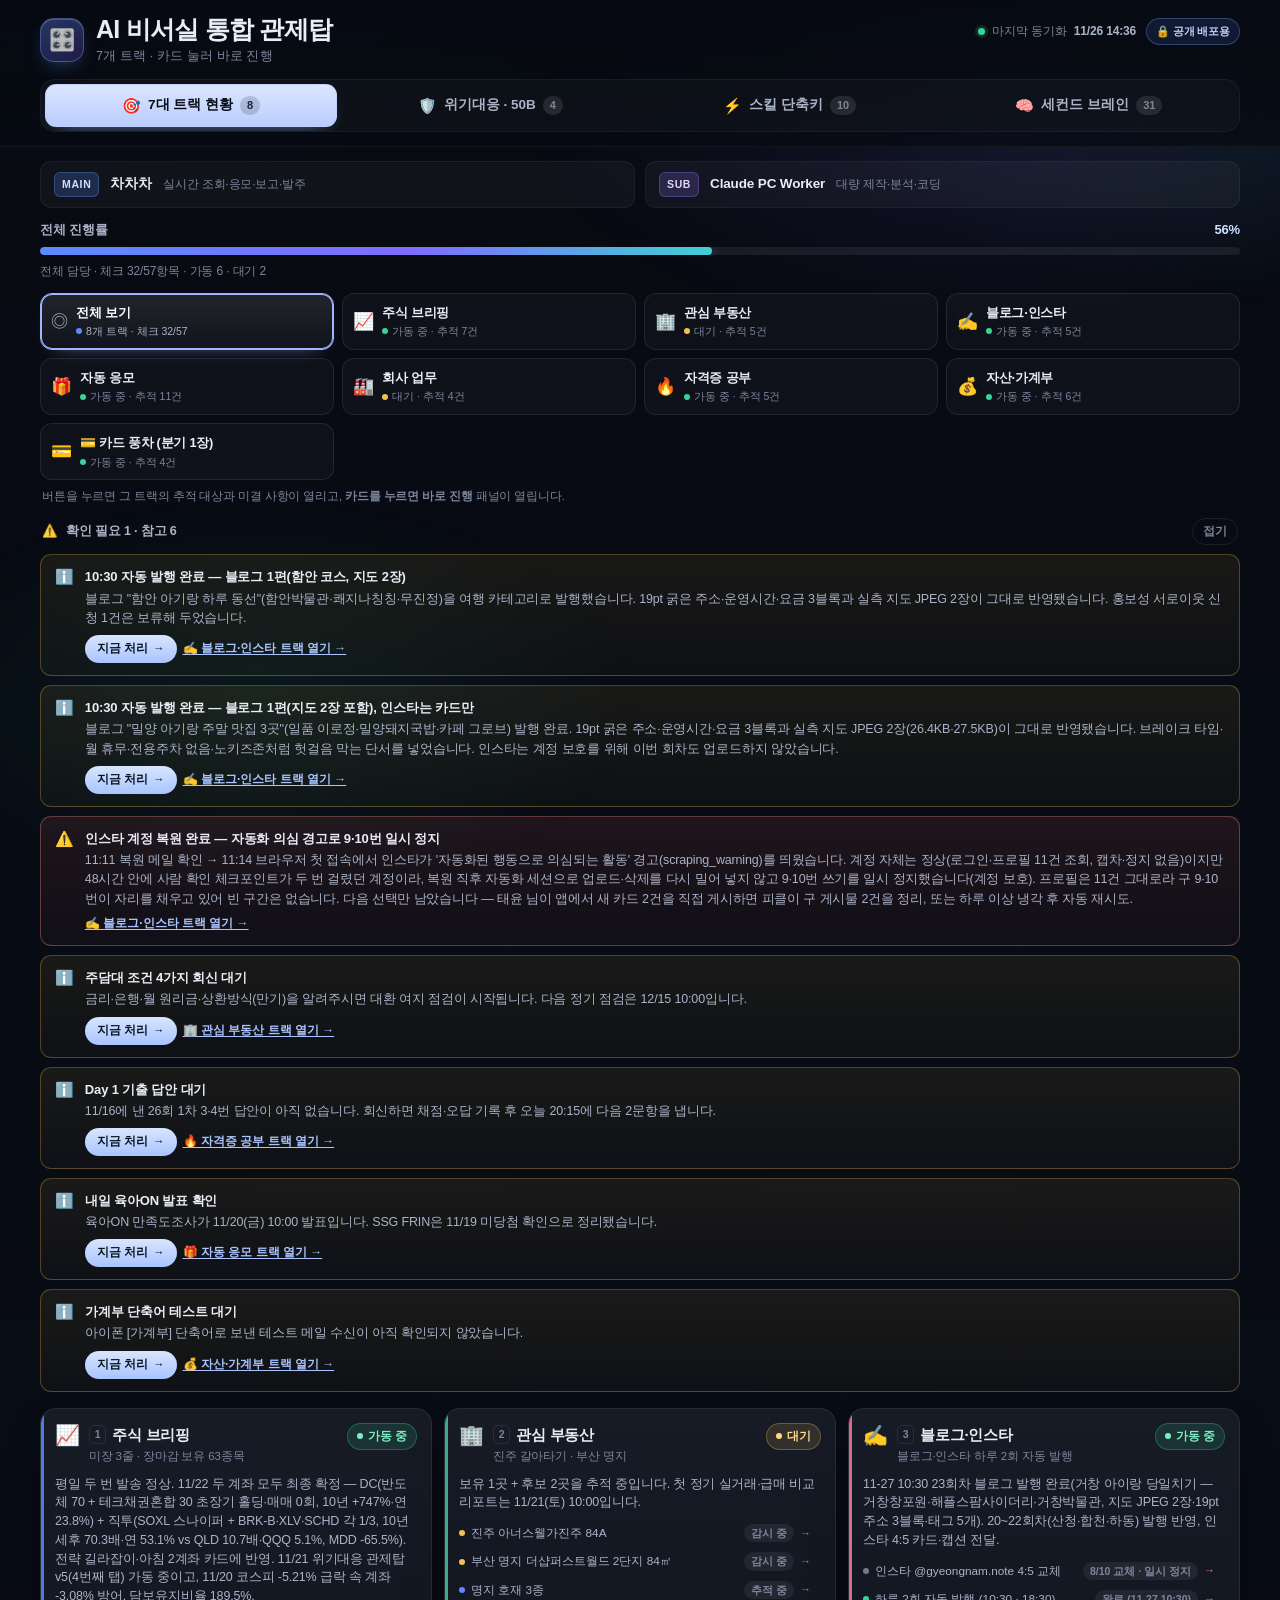
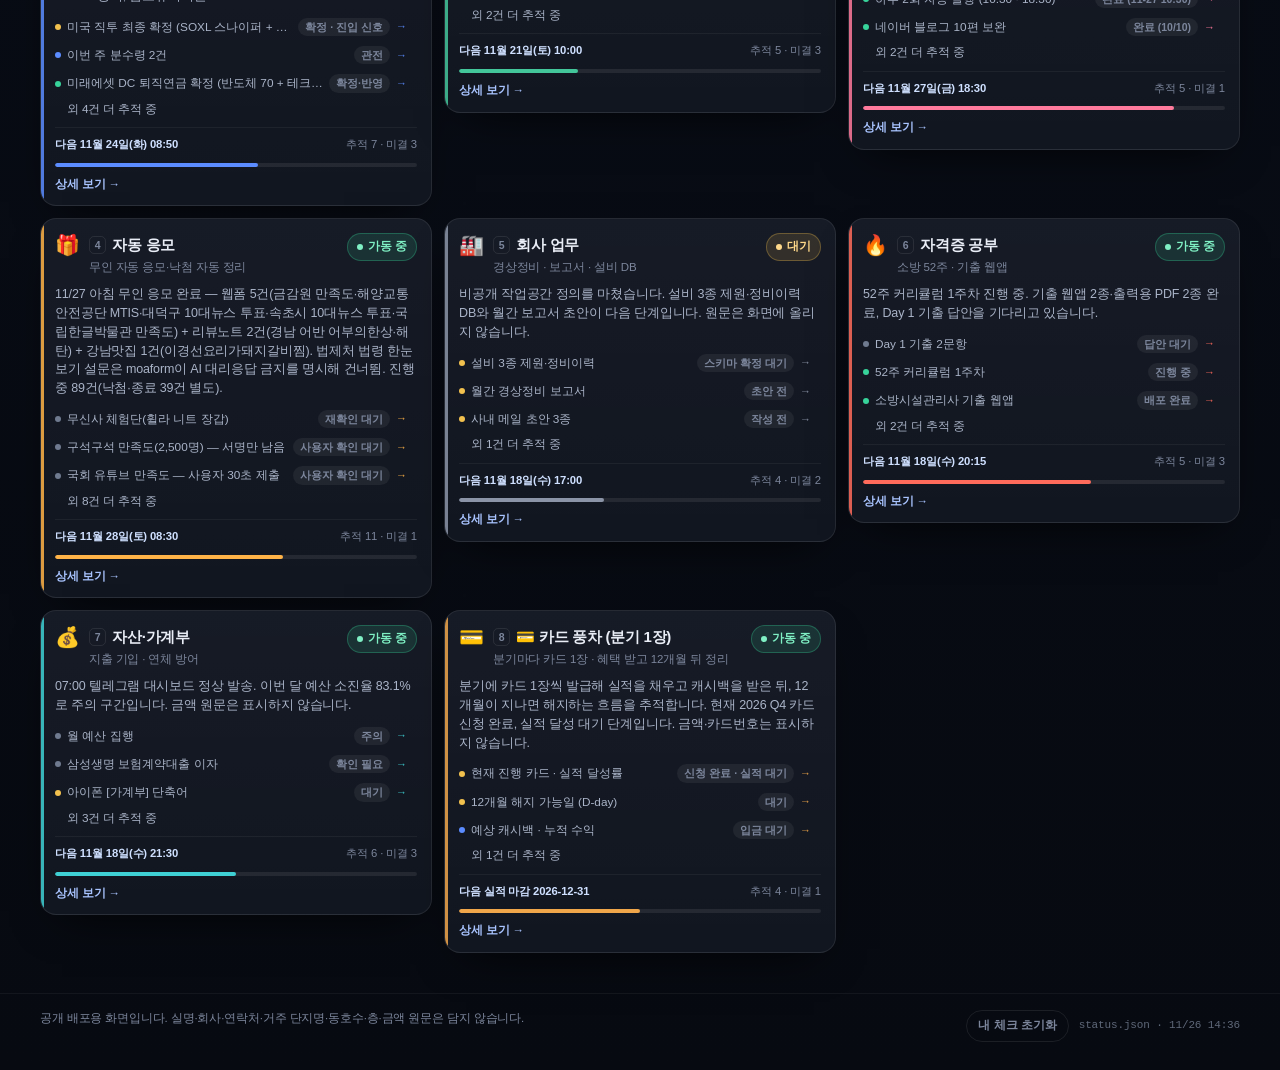
<file: index.html>
<!DOCTYPE html>
<html lang="ko">
<head>
<meta charset="utf-8">
<meta name="viewport" content="width=device-width, initial-scale=1, viewport-fit=cover">
<meta name="theme-color" content="#0b0f18">
<meta name="description" content="메인 비서와 서브 워커가 7개 트랙을 어떻게 나눠 진행하는지, 반복 업무 스킬과 지식 문서까지 한 화면에서 보는 통합 관제 대시보드입니다.">
<title>AI 비서실 통합 관제탑</title>
<link rel="icon" href="data:image/svg+xml,%3Csvg xmlns='http://www.w3.org/2000/svg' viewBox='0 0 64 64'%3E%3Crect width='64' height='64' rx='16' fill='%230b1220'/%3E%3Ccircle cx='32' cy='32' r='14' fill='none' stroke='%235b8cff' stroke-width='6'/%3E%3Ccircle cx='32' cy='32' r='4' fill='%233fd0d4'/%3E%3C/svg%3E">
<link rel="stylesheet" href="styles.css?v=8">
</head>
<body>
<div class="aurora" aria-hidden="true"></div>

<header class="topbar">
  <div class="topbar-inner">
    <div class="brand">
      <span class="brand-mark" aria-hidden="true">🎛️</span>
      <div class="brand-text">
        <h1 id="app-title">AI 비서실 통합 관제탑</h1>
        <p id="app-sub" class="brand-sub">7개 트랙 · 메인/서브 분담 운영</p>
      </div>
    </div>
    <div class="top-meta">
      <span class="sync" title="status.json이 마지막으로 갱신된 시각">
        <span class="sync-dot" aria-hidden="true"></span>
        마지막 동기화 <strong id="sync-time">—</strong>
      </span>
      <span class="tag-public">🔒 공개 배포용</span>
    </div>
  </div>

  <nav class="viewtabs" id="viewtabs" role="tablist" aria-label="화면 전환">
    <button type="button" class="viewtab" id="tab-tracks" role="tab" data-view="tracks"
            aria-selected="true" aria-controls="view-tracks">
      <span class="viewtab-ico" aria-hidden="true">🎯</span>
      <span class="viewtab-label">7대 트랙 현황</span>
      <span class="viewtab-count" id="tab-count-tracks">—</span>
    </button>
    <button type="button" class="viewtab" id="tab-crisis" role="tab" data-view="crisis"
            aria-selected="false" aria-controls="view-crisis" tabindex="-1">
      <span class="viewtab-ico" aria-hidden="true">🛡️</span>
      <span class="viewtab-label">위기대응 · 50B</span>
      <span class="viewtab-count" id="tab-count-crisis">—</span>
    </button>
    <button type="button" class="viewtab" id="tab-skills" role="tab" data-view="skills"
            aria-selected="false" aria-controls="view-skills" tabindex="-1">
      <span class="viewtab-ico" aria-hidden="true">⚡</span>
      <span class="viewtab-label">스킬 단축키</span>
      <span class="viewtab-count" id="tab-count-skills">—</span>
    </button>
    <button type="button" class="viewtab" id="tab-brain" role="tab" data-view="brain"
            aria-selected="false" aria-controls="view-brain" tabindex="-1">
      <span class="viewtab-ico" aria-hidden="true">🧠</span>
      <span class="viewtab-label">세컨드 브레인</span>
      <span class="viewtab-count" id="tab-count-brain">—</span>
    </button>
  </nav>
</header>

<main class="app-shell">

  <!-- ─────────────── 1. 7대 트랙 현황 ─────────────── -->
  <section class="view" id="view-tracks" role="tabpanel" aria-labelledby="tab-tracks">
    <div class="roles" id="roles" aria-label="역할 분담"></div>

    <div class="progress-wrap">
      <div class="progress-head">
        <span class="progress-title" id="overall-title">전체 진행률</span>
        <span class="progress-pct" id="overall-pct">—</span>
      </div>
      <div class="bar" role="progressbar" aria-valuemin="0" aria-valuemax="100" aria-valuenow="0" id="overall-bar-wrap">
        <div class="bar-fill" id="overall-bar"></div>
      </div>
      <p class="progress-meta" id="overall-meta">상태를 불러오는 중입니다…</p>
    </div>

    <nav class="track-picker" id="track-filters" role="tablist" aria-label="트랙 선택"></nav>
    <p class="picker-hint" id="picker-hint">버튼을 누르면 그 트랙의 추적 대상과 미결 사항이 열리고, <strong>카드를 누르면 바로 진행</strong> 패널이 열립니다.</p>

    <div class="page-body">
      <section id="alerts" class="alerts" aria-label="확인 필요 항목"></section>
      <section id="track-overview" class="ov-grid" aria-label="7대 트랙 요약"></section>
      <section id="track-detail" class="detail-host" aria-label="트랙 상세"></section>
      <p id="empty" class="empty" hidden>표시할 트랙이 없습니다. 위 버튼에서 다시 골라 주세요.</p>
      <section id="fallback" class="fallback" hidden>
        <h2>상태 파일을 읽지 못했습니다</h2>
        <p><code>data/status.json</code>을 불러오지 못했습니다. 로컬에서 열었다면 <code>python3 -m http.server</code> 같은 간단한 서버로 열어 주세요.</p>
      </section>
    </div>
  </section>

  <!-- ─────────────── 2. 위기대응 · 50B ─────────────── -->
  <section class="view" id="view-crisis" role="tabpanel" aria-labelledby="tab-crisis" hidden>
    <section id="crisis-hero" class="crisis-hero" aria-label="지금 시장 상태와 오늘 내가 할 일"></section>
    <section id="crisis-principles" class="crisis-block" aria-label="10년 철칙 4가지"></section>
    <section id="crisis-leverage" class="crisis-block" aria-label="내 빚과 남는 돈"></section>
    <section id="crisis-roadmap" class="crisis-block" aria-label="50B까지 4단계"></section>
    <section id="crisis-log" class="crisis-block" aria-label="폭락 일기"></section>
    <section id="crisis-actions" class="crisis-block" aria-label="바로 시킬 일"></section>
    <section id="crisis-fallback" class="fallback" hidden>
      <h2>위기대응 데이터를 읽지 못했습니다</h2>
      <p><code>data/crisis.json</code>을 불러오지 못했습니다. 간단한 서버로 열어 주세요.</p>
    </section>
  </section>

  <!-- ─────────────── 3. 스킬 단축키 ─────────────── -->
  <section class="view" id="view-skills" role="tabpanel" aria-labelledby="tab-skills" hidden>
    <div class="view-head">
      <div class="view-head-text">
        <h2 class="view-title">⚡ 스킬 단축키</h2>
        <p class="view-desc" id="skills-intro">반복 업무를 카드 하나로 꺼내 쓰는 단축키 모음입니다.</p>
      </div>
      <div class="search">
        <span class="search-ico" aria-hidden="true">🔎</span>
        <input type="search" id="skill-search" class="search-input" placeholder="스킬·참고자료 검색 (예: 보고서, 카드, 4:5)" aria-label="스킬 검색" autocomplete="off">
        <button type="button" class="search-clear" id="skill-clear" aria-label="검색어 지우기" hidden>✕</button>
      </div>
    </div>

    <div class="chip-row chip-row-cat" id="skill-filters" role="group" aria-label="분류 선택"></div>

    <div class="skill-grid" id="skills" aria-label="스킬 카드"></div>
    <p id="skills-empty" class="empty" hidden>조건에 맞는 스킬이 없습니다. 검색어나 분류를 바꿔 보세요.</p>
    <section id="skills-fallback" class="fallback" hidden>
      <h2>스킬 목록을 읽지 못했습니다</h2>
      <p><code>data/skills.json</code>을 불러오지 못했습니다. 간단한 서버로 열어 주세요.</p>
    </section>
  </section>

  <!-- ─────────────── 4. 세컨드 브레인 ─────────────── -->
  <section class="view" id="view-brain" role="tabpanel" aria-labelledby="tab-brain" hidden>
    <div class="view-head">
      <div class="view-head-text">
        <h2 class="view-title">🧠 세컨드 브레인</h2>
        <p class="view-desc" id="brain-intro">7대 트랙의 길잡이 문서·리포트·웹앱을 찾는 지식 탐색기입니다.</p>
      </div>
      <div class="search">
        <span class="search-ico" aria-hidden="true">🔎</span>
        <input type="search" id="brain-search" class="search-input" placeholder="문서·주제 검색 (예: 벤치마킹, 스키마, TQQQ)" aria-label="지식 검색" autocomplete="off">
        <button type="button" class="search-clear" id="brain-clear" aria-label="검색어 지우기" hidden>✕</button>
      </div>
    </div>

    <div class="chip-row chip-row-cat" id="brain-filters" role="group" aria-label="카테고리 선택"></div>

    <div class="brain-toolbar">
      <span class="brain-count" id="brain-count">—</span>
      <span class="brain-sortnote">최근 갱신 순 · 카드를 누르면 요약이 펼쳐집니다</span>
    </div>

    <div class="brain-grid" id="brain" aria-label="지식 항목"></div>
    <p id="brain-empty" class="empty" hidden>조건에 맞는 문서가 없습니다. 검색어나 카테고리를 바꿔 보세요.</p>
    <section id="brain-fallback" class="fallback" hidden>
      <h2>지식 목록을 읽지 못했습니다</h2>
      <p><code>data/brain.json</code>을 불러오지 못했습니다. 간단한 서버로 열어 주세요.</p>
    </section>
  </section>
</main>

<footer class="foot">
  <div class="foot-inner">
    <p class="foot-note" id="privacy-note"></p>
    <div class="foot-actions">
      <button type="button" id="reset-checks" class="btn-ghost">내 체크 초기화</button>
      <span class="foot-build" id="foot-build"></span>
    </div>
  </div>
</footer>

<div id="toast" class="toast" role="status" aria-live="polite"></div>

<script src="app.js?v=8"></script>
</body>
</html>
</file>
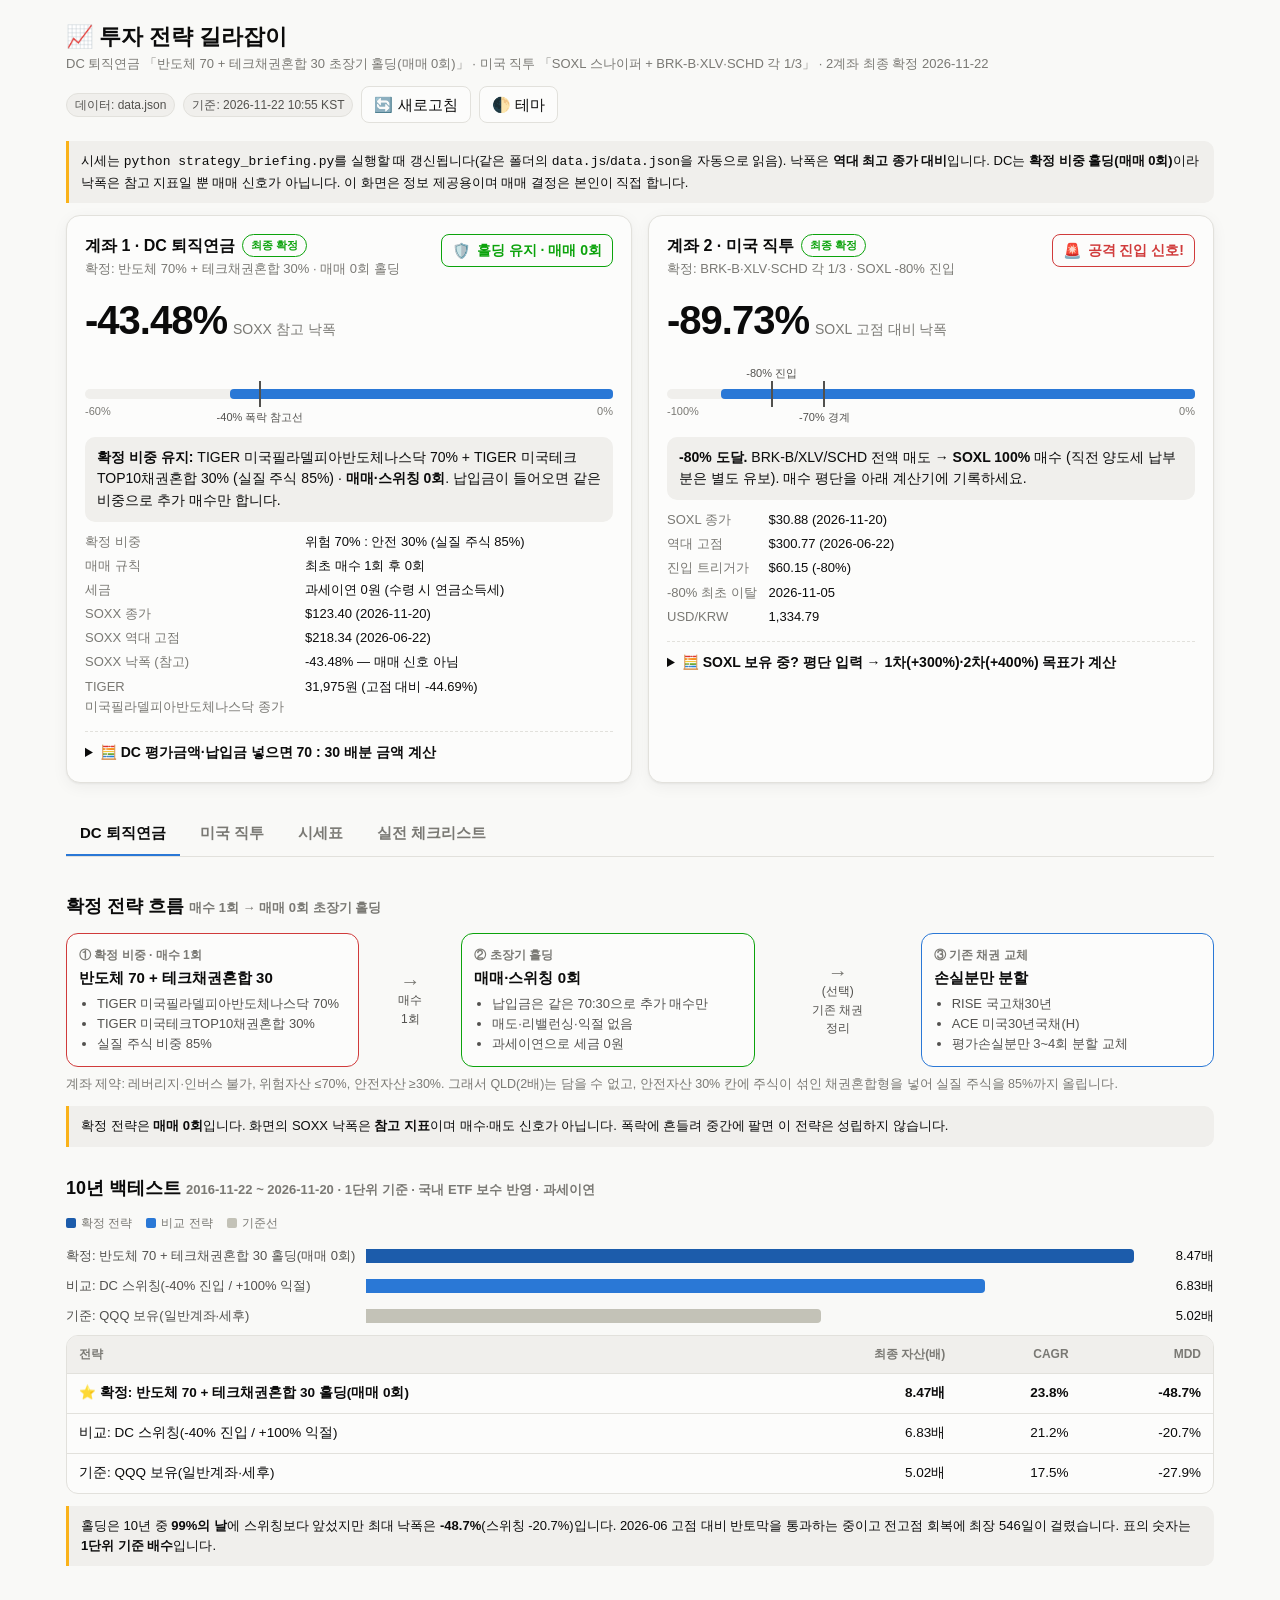
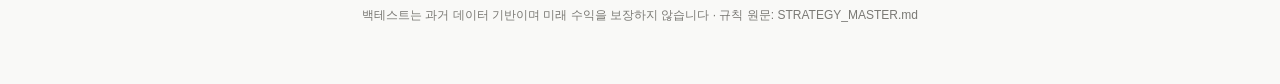
<file: strategy/index.html>
<!DOCTYPE html>
<html lang="ko" data-theme="dark">
<head>
<meta charset="UTF-8">
<meta name="viewport" content="width=device-width, initial-scale=1">
<title>투자 전략 길라잡이 — DC 퇴직연금 · 미국 직투</title>
<style>
:root{
  --bg:#f9f9f7; --surface:#fcfcfb; --surface-2:#f0efec; --border:#e2e1dc;
  --ink:#0b0b0b; --ink-2:#52514e; --ink-3:#7a7974;
  --series:#2a78d6; --series-strong:#1c5cab; --muted-bar:#c3c2b7;
  --good:#0ca30c; --warning:#fab219; --serious:#ec835a; --critical:#d03b3b;
  --shadow:0 1px 2px rgba(0,0,0,.05),0 4px 16px rgba(0,0,0,.05);
}
[data-theme="dark"]{
  --bg:#0d0d0d; --surface:#1a1a19; --surface-2:#262624; --border:#383835;
  --ink:#f0efec; --ink-2:#c3c2b7; --ink-3:#8f8e87;
  --series:#3987e5; --series-strong:#86b6ef; --muted-bar:#52514e;
  --shadow:none;
}
*{box-sizing:border-box}
body{margin:0;background:var(--bg);color:var(--ink);font:15px/1.55 -apple-system,BlinkMacSystemFont,"Pretendard","Apple SD Gothic Neo","Malgun Gothic",sans-serif}
.wrap{max-width:1180px;margin:0 auto;padding:20px 16px 60px}
header{display:flex;flex-wrap:wrap;gap:12px;align-items:center;justify-content:space-between;margin-bottom:18px}
h1{font-size:22px;margin:0}
h2{font-size:18px;margin:28px 0 12px}
h3{font-size:15px;margin:18px 0 8px;color:var(--ink-2)}
.meta{color:var(--ink-3);font-size:13px}
.badge{display:inline-block;padding:2px 8px;border-radius:999px;font-size:12px;background:var(--surface-2);color:var(--ink-2);border:1px solid var(--border)}
.badge.ok{color:var(--good);border-color:var(--good);background:transparent;font-weight:700}
button,.btn{font:inherit;cursor:pointer;border:1px solid var(--border);background:var(--surface);color:var(--ink);border-radius:8px;padding:6px 12px}
button:hover{border-color:var(--series)}
.grid2{display:grid;grid-template-columns:repeat(auto-fit,minmax(min(340px,100%),1fr));gap:16px}
.grid2>*{min-width:0}
.kv dd{overflow-wrap:anywhere}
.card{background:var(--surface);border:1px solid var(--border);border-radius:14px;padding:18px;box-shadow:var(--shadow)}
.card-h{display:flex;justify-content:space-between;align-items:flex-start;gap:8px}
.card-title{font-weight:700;font-size:16px}
.sub{color:var(--ink-3);font-size:13px}
.status{white-space:nowrap;flex-shrink:0;display:inline-flex;align-items:center;gap:6px;font-weight:700;padding:4px 10px;border-radius:8px;font-size:14px;border:1.5px solid}
.status .ic{font-size:15px}
.st-shield{color:var(--good);border-color:var(--good)}
.st-watch{color:var(--warning);border-color:var(--warning)}
.st-attack{color:var(--critical);border-color:var(--critical)}
.st-tp{color:var(--series);border-color:var(--series)}
.hero{font-size:40px;font-weight:800;letter-spacing:-1px;margin:10px 0 0;font-variant-numeric:tabular-nums}
.hero small{font-size:14px;font-weight:500;color:var(--ink-3);letter-spacing:0;margin-left:6px}
/* drawdown gauge */
.gauge{position:relative;height:34px;margin:26px 0 26px}
.gauge .track{position:absolute;top:12px;left:0;right:0;height:10px;border-radius:5px;background:var(--surface-2)}
.gauge .fill{position:absolute;top:12px;right:0;height:10px;border-radius:4px;background:var(--series)}
.gauge .tick{position:absolute;top:4px;width:2px;height:26px;background:var(--ink-2)}
.gauge .tick span{position:absolute;top:28px;left:50%;transform:translateX(-50%);font-size:11px;color:var(--ink-2);white-space:nowrap}
.gauge .tick.up span{top:-16px}
.gauge .axis{position:absolute;top:26px;font-size:11px;color:var(--ink-3)}
.action{background:var(--surface-2);border-radius:10px;padding:10px 12px;font-size:14px;margin-top:6px}
.kv{display:grid;grid-template-columns:auto 1fr;gap:4px 12px;font-size:13px;margin-top:10px}
.kv dt{color:var(--ink-3);max-width:16em;word-break:keep-all;overflow-wrap:break-word} .kv dd{margin:0;font-variant-numeric:tabular-nums}
details.calc{margin-top:14px;border-top:1px dashed var(--border);padding-top:10px}
details.calc summary{cursor:pointer;font-weight:600;font-size:14px}
.form{display:grid;grid-template-columns:repeat(auto-fit,minmax(140px,1fr));gap:10px;margin-top:10px}
.form label{font-size:12px;color:var(--ink-3);display:flex;flex-direction:column;gap:4px}
input[type=number]{font:inherit;padding:7px 9px;border-radius:8px;border:1px solid var(--border);background:var(--bg);color:var(--ink);width:100%}
.calc-out{margin-top:10px;display:grid;grid-template-columns:repeat(auto-fit,minmax(130px,1fr));gap:8px}
.mini{background:var(--surface-2);border-radius:10px;padding:8px 10px}
.mini .l{font-size:11px;color:var(--ink-3)} .mini .v{font-weight:700;font-variant-numeric:tabular-nums}
.pos{color:var(--good)} .neg{color:var(--critical)}
/* tabs */
.tabs{display:flex;gap:6px;flex-wrap:wrap;margin:28px 0 0;border-bottom:1px solid var(--border)}
.tab{border:none;border-bottom:2px solid transparent;border-radius:0;background:none;padding:10px 14px;color:var(--ink-3);font-weight:600}
.tab.active{color:var(--ink);border-bottom-color:var(--series)}
.panel{display:none;padding-top:8px} .panel.active{display:block}
/* flow */
.flow{display:flex;flex-wrap:wrap;align-items:stretch;gap:8px;margin:8px 0}
.node{flex:1 1 170px;background:var(--surface);border:1.5px solid var(--border);border-radius:12px;padding:12px}
.node.shield{border-color:var(--good)} .node.attack{border-color:var(--critical)} .node.tp{border-color:var(--series)}
.node .nt{font-size:12px;color:var(--ink-3);font-weight:600}
.node .nb{font-weight:700;margin:2px 0}
.node ul{margin:4px 0 0;padding-left:18px;font-size:13px;color:var(--ink-2)}
.arrow{display:flex;flex-direction:column;align-items:center;justify-content:center;min-width:86px;font-size:12px;color:var(--ink-2);text-align:center}
.arrow.wide{min-width:150px}
.arrow b{font-size:20px;color:var(--ink-3);line-height:1}
@media (max-width:720px){.flow{flex-direction:column}.arrow{min-width:0;flex-direction:row;gap:8px}.arrow b{transform:rotate(90deg)}}
/* tables */
.tbl-wrap{overflow-x:auto;border:1px solid var(--border);border-radius:12px;background:var(--surface)}
table{border-collapse:collapse;width:100%;font-size:13.5px}
th,td{padding:9px 12px;text-align:left;border-bottom:1px solid var(--border);white-space:nowrap}
th{color:var(--ink-3);font-weight:600;font-size:12px;background:var(--surface-2)}
td.num,th.num{text-align:right;font-variant-numeric:tabular-nums}
td.prod{white-space:normal;min-width:150px;max-width:240px;line-height:1.35}
td.tk{color:var(--ink-3);font-size:12px}
tr.hl td{font-weight:700}
tr:last-child td{border-bottom:none}
/* bar chart (single series) */
.bars{margin:6px 0 4px}
.bar-row{display:grid;grid-template-columns:minmax(120px,290px) 1fr 70px;align-items:center;gap:10px;padding:5px 0;position:relative}
.bar-row .lbl{font-size:13px;color:var(--ink-2);overflow:hidden;text-overflow:ellipsis;white-space:nowrap}
.bar-row .barbox{height:14px;position:relative}
.bar-row .bar{height:14px;border-radius:0 4px 4px 0;background:var(--series)}
.bar-row .bar.ref{background:var(--muted-bar)}
.bar-row .bar.best{background:var(--series-strong)}
.bar-row .val{font-size:13px;text-align:right;font-variant-numeric:tabular-nums;color:var(--ink)}
.bar-row:hover .bar{filter:brightness(1.15)}
.legend{display:flex;gap:14px;font-size:12px;color:var(--ink-3);margin:2px 0 8px}
.legend i{display:inline-block;width:10px;height:10px;border-radius:2px;margin-right:5px;vertical-align:-1px}
#tip{position:fixed;pointer-events:none;background:var(--surface);color:var(--ink);border:1px solid var(--border);border-radius:8px;padding:6px 9px;font-size:12px;box-shadow:0 4px 18px rgba(0,0,0,.18);display:none;z-index:9;max-width:280px}
/* checklist */
.ck-group{margin-bottom:14px}
.ck-group h3{display:flex;justify-content:space-between}
.ck{display:flex;gap:10px;align-items:flex-start;padding:7px 4px;border-bottom:1px dashed var(--border);font-size:14px}
.ck input{margin-top:4px;width:16px;height:16px;accent-color:var(--series)}
.ck.done span{color:var(--ink-3);text-decoration:line-through}
.note{font-size:12.5px;color:var(--ink-3);margin-top:8px}
.warnbox{border-left:3px solid var(--warning);background:var(--surface-2);padding:10px 12px;border-radius:0 10px 10px 0;font-size:13px;margin:12px 0}
footer{margin-top:40px;color:var(--ink-3);font-size:12px;text-align:center}
</style>
</head>
<body>
<div class="wrap">
  <header>
    <div>
      <h1>📈 투자 전략 길라잡이</h1>
      <div class="meta">DC 퇴직연금 「반도체 70 + 테크채권혼합 30 초장기 홀딩(매매 0회)」 · 미국 직투 「SOXL 스나이퍼 + BRK-B·XLV·SCHD 각 1/3」 · 2계좌 최종 확정 2026-11-22</div>
    </div>
    <div style="display:flex;gap:8px;align-items:center;flex-wrap:wrap">
      <span class="badge" id="srcBadge">데이터: —</span>
      <span class="badge" id="asof">기준: —</span>
      <button id="refreshBtn" aria-label="새로고침">🔄 새로고침</button>
      <button id="themeBtn" aria-label="테마 전환">🌓 테마</button>
    </div>
  </header>

  <div class="warnbox">시세는 <code>python strategy_briefing.py</code>를 실행할 때 갱신됩니다(같은 폴더의 <code>data.js</code>/<code>data.json</code>을 자동으로 읽음). 낙폭은 <b>역대 최고 종가 대비</b>입니다. DC는 <b>확정 비중 홀딩(매매 0회)</b>이라 낙폭은 참고 지표일 뿐 매매 신호가 아닙니다. 이 화면은 정보 제공용이며 매매 결정은 본인이 직접 합니다.</div>

  <!-- ───── 요약 카드 ───── -->
  <div class="grid2">
    <section class="card" id="cardDC">
      <div class="card-h">
        <div><div class="card-title">계좌 1 · DC 퇴직연금 <span class="badge ok" style="font-size:11px;vertical-align:2px;margin-left:2px">최종 확정</span></div><div class="sub">확정: 반도체 70% + 테크채권혼합 30% · 매매 0회 홀딩</div></div>
        <span class="status" id="dcStatus">—</span>
      </div>
      <div class="hero" id="dcDD">—<small>SOXX 참고 낙폭</small></div>
      <div class="gauge" id="dcGauge"></div>
      <div class="action" id="dcAction">—</div>
      <dl class="kv" id="dcKV"></dl>
      <details class="calc" id="dcCalc">
        <summary>🧮 DC 평가금액·납입금 넣으면 70 : 30 배분 금액 계산</summary>
        <div class="form">
          <label>DC 평가금액(원)<input type="number" id="dcAmt" min="0" step="10000" placeholder="예: 10000000"></label>
          <label>이번 납입금(원, 선택)<input type="number" id="dcAdd" min="0" step="10000"></label>
        </div>
        <div class="calc-out" id="dcOut"></div>
        <div class="note">확정 전략은 매매 0회라 익절 계산이 없습니다. 위험 70 : 안전 30 배분 금액만 계산합니다. 입력값은 이 브라우저에만 저장됩니다.</div>
      </details>
    </section>

    <section class="card" id="cardUS">
      <div class="card-h">
        <div><div class="card-title">계좌 2 · 미국 직투 <span class="badge ok" style="font-size:11px;vertical-align:2px;margin-left:2px">최종 확정</span></div><div class="sub">확정: BRK-B·XLV·SCHD 각 1/3 · SOXL -80% 진입</div></div>
        <span class="status" id="usStatus">—</span>
      </div>
      <div class="hero" id="usDD">—<small>SOXL 낙폭</small></div>
      <div class="gauge" id="usGauge"></div>
      <div class="action" id="usAction">—</div>
      <dl class="kv" id="usKV"></dl>
      <details class="calc" id="usCalc">
        <summary>🧮 SOXL 보유 중? 평단 입력 → 1차(+300%)·2차(+400%) 목표가 계산</summary>
        <div class="form">
          <label>SOXL 평단($)<input type="number" id="usEntry" min="0" step="0.01" placeholder="예: 30.88"></label>
          <label>SOXL 현재가($)<input type="number" id="usCur" min="0" step="0.01"></label>
          <label>보유 수량(주, 선택)<input type="number" id="usQty" min="0" step="1"></label>
          <label style="flex-direction:row;align-items:center;gap:6px;margin-top:18px"><input type="checkbox" id="usStage"> 1차(70%) 익절 완료</label>
        </div>
        <div class="calc-out" id="usOut"></div>
        <div class="note">수량을 넣으면 1차 매도 수량(70%)과 1/3씩 재매수 금액을 계산합니다. 양도세 22%(연 250만원 공제)는 별도 유보하세요.</div>
      </details>
    </section>
  </div>

  <!-- ───── 탭 ───── -->
  <nav class="tabs" role="tablist">
    <button class="tab active" data-tab="dc">DC 퇴직연금</button>
    <button class="tab" data-tab="us">미국 직투</button>
    <button class="tab" data-tab="px">시세표</button>
    <button class="tab" data-tab="ck">실전 체크리스트</button>
  </nav>

  <!-- DC -->
  <section class="panel active" id="p-dc">
    <h2>확정 전략 흐름 <span class="sub">매수 1회 → 매매 0회 초장기 홀딩</span></h2>
    <div class="flow">
      <div class="node attack"><div class="nt">① 확정 비중 · 매수 1회</div><div class="nb">반도체 70 + 테크채권혼합 30</div>
        <ul><li>TIGER 미국필라델피아반도체나스닥 70%</li><li>TIGER 미국테크TOP10채권혼합 30%</li><li>실질 주식 비중 85%</li></ul></div>
      <div class="arrow"><b>→</b>매수<br>1회</div>
      <div class="node shield"><div class="nt">② 초장기 홀딩</div><div class="nb">매매·스위칭 0회</div>
        <ul><li>납입금은 같은 70:30으로 추가 매수만</li><li>매도·리밸런싱·익절 없음</li><li>과세이연으로 세금 0원</li></ul></div>
      <div class="arrow wide"><b>→</b>(선택)<br>기존 채권<br>정리</div>
      <div class="node tp"><div class="nt">③ 기존 채권 교체</div><div class="nb">손실분만 분할</div>
        <ul><li>RISE 국고채30년</li><li>ACE 미국30년국채(H)</li><li>평가손실분만 3~4회 분할 교체</li></ul></div>
    </div>
    <div class="note">계좌 제약: 레버리지·인버스 불가, 위험자산 ≤70%, 안전자산 ≥30%. 그래서 QLD(2배)는 담을 수 없고, 안전자산 30% 칸에 주식이 섞인 채권혼합형을 넣어 실질 주식을 85%까지 올립니다.</div>
    <div class="warnbox">확정 전략은 <b>매매 0회</b>입니다. 화면의 SOXX 낙폭은 <b>참고 지표</b>이며 매수·매도 신호가 아닙니다. 폭락에 흔들려 중간에 팔면 이 전략은 성립하지 않습니다.</div>

    <h2>10년 백테스트 <span class="sub">2016-11-22 ~ 2026-11-20 · 1단위 기준 · 국내 ETF 보수 반영 · 과세이연</span></h2>
    <div class="legend"><span><i style="background:var(--series-strong)"></i>확정 전략</span><span><i style="background:var(--series)"></i>비교 전략</span><span><i style="background:var(--muted-bar)"></i>기준선</span></div>
    <div class="bars" id="dcBars"></div>
    <div class="tbl-wrap"><table id="dcTable"></table></div>
    <div class="warnbox">홀딩은 10년 중 <b>99%의 날</b>에 스위칭보다 앞섰지만 최대 낙폭은 <b>-48.7%</b>(스위칭 -20.7%)입니다. 2026-06 고점 대비 반토막을 통과하는 중이고 전고점 회복에 최장 546일이 걸렸습니다. 표의 숫자는 <b>1단위 기준 배수</b>입니다.</div>
  </section>

  <!-- US -->
  <section class="panel" id="p-us">
    <h2>매뉴얼 흐름</h2>
    <div class="flow">
      <div class="node shield"><div class="nt">① 평시 · 방패</div><div class="nb">BRK-B · XLV · SCHD 각 1/3</div>
        <ul><li>BRK-B: 무배당이라 배당세 0</li><li>XLV: 경기방어 헬스케어</li><li>SCHD: 배당 성장</li></ul></div>
      <div class="arrow"><b>→</b>SOXL<br>고점 대비<br>-80%</div>
      <div class="node attack"><div class="nt">② 공격</div><div class="nb">SOXL 100%</div>
        <ul><li>방패 3종 전액 매도</li><li>직전 양도세 22% 몫은 현금 유보</li><li>신용·대출 0원</li></ul></div>
      <div class="arrow"><b>→</b>+300%<br>(평단×4)</div>
      <div class="node tp"><div class="nt">③ 1차 익절</div><div class="nb">SOXL 70% 매도</div>
        <ul><li>매도대금 → BRK-B·XLV·SCHD 1/3씩</li></ul></div>
      <div class="arrow"><b>→</b>+400%<br>(평단×5)</div>
      <div class="node tp"><div class="nt">④ 2차 익절</div><div class="nb">잔여 30% 매도</div>
        <ul><li>1/3씩 방패 매수 → ①</li><li>60거래일 재진입 잠금</li></ul></div>
    </div>
    <div class="note">ISA는 해외 ETF 직접 매수가 불가하므로 일반 해외주식 계좌에서 운용합니다. 배당세 15.4%, 해외주식 양도세 22%(연 250만원 기본공제, 다음 해 5월 신고).</div>

    <h2>10년 세후 비교 <span class="badge ok">최종 확정</span> <span class="sub">2016-11-22 ~ 2026-11-20 · 1단위 기준 · 배당 15.4% · 양도세 22% 반영</span></h2>
    <div class="legend"><span><i style="background:var(--series-strong)"></i>확정 전략</span><span><i style="background:var(--series)"></i>비교 전략</span><span><i style="background:var(--muted-bar)"></i>기준선</span></div>
    <div class="bars" id="us10Bars"></div>
    <div class="tbl-wrap"><table id="us10Table"></table></div>
    <div class="warnbox">최종 확정은 <b>SOXL 스나이퍼 + BRK-B·XLV·SCHD(각 1/3)</b>입니다. 원조 방패(O·MOAT·SCHD)보다 10년 세후 <b>70.3배 vs 58.0배</b>로 앞섰고, QLD·QQQ 10년 장투보다 훨씬 큽니다. 대신 <b>최대 낙폭 -65.5%</b>는 어느 방패를 골라도 SOXL 공격 구간이 만듭니다(현재 -53% 구간 통과 중). 원칙은 <b>신용·대출 0원, 현물(여유현금)만 투입</b>입니다.</div>

    <h2>방패 6종 비교 <span class="sub">2021-01-04 ~ 2026-11-20 · 1단위 기준 · 세후(청산 기준)</span></h2>
    <div class="legend"><span><i style="background:var(--series-strong)"></i>채택 방패</span><span><i style="background:var(--series)"></i>비교 방패</span><span><i style="background:var(--muted-bar)"></i>기준선</span></div>
    <div class="bars" id="usBars"></div>
    <div class="tbl-wrap"><table id="usTable"></table></div>
    <div class="warnbox">SOXL 공격 구간을 포함한 전략 전체 세후 MDD는 6종 모두 <b>-65.5%</b>입니다. 성과는 SOXL 폭락·반등 사이클에 크게 의존하므로 하락이 길어지면 결과가 크게 달라질 수 있습니다.</div>
  </section>

  <!-- Prices -->
  <section class="panel" id="p-px">
    <h2>종목별 시세 · 고점 대비 낙폭</h2>
    <div class="tbl-wrap"><table id="pxTable"></table></div>
    <div class="note">DD = 종가 / 고점 − 1. 「역대」는 상장 이후 최고 종가(분할 반영, 배당 미반영), 「52주」는 최근 1년 최고 종가 기준입니다.</div>
  </section>

  <!-- Checklist -->
  <section class="panel" id="p-ck">
    <h2>실전 행동 체크리스트 <button id="ckReset" style="font-size:12px;margin-left:8px">전체 초기화</button></h2>
    <div class="grid2">
      <div class="card" id="ckDC"></div>
      <div class="card" id="ckUS"></div>
    </div>
    <div class="note">체크 상태는 이 브라우저(localStorage)에 저장됩니다.</div>
  </section>

  <footer>백테스트는 과거 데이터 기반이며 미래 수익을 보장하지 않습니다 · 규칙 원문: STRATEGY_MASTER.md</footer>
</div>
<div id="tip"></div>

<!-- 최신 시세: strategy_briefing.py가 만든 data.js (file:// 에서도 동작). 없으면 아래 내장 기본값 사용 -->
<script src="data.js" onerror="void 0"></script>
<script>
"use strict";
/* ───────────── 내장 기본값 (2026-11-20 종가 실측치) ───────────── */
const DEFAULT_DATA = {"generated_at":"2026-11-22T10:55:00+09:00","generated_at_kst":"2026-11-22 10:55 KST","rules":{"dc":{"mode":"hold","risk_weight":70,"safe_weight":30,"equity_effective":85,"trades":0},"us":{"entry":-80.0,"tp1":300.0,"tp1_sell_ratio":0.7,"tp2":400.0,"tp2_sell_ratio":0.3,"lock_days":60}},"tickers":{"SOXX":{"name":"iShares Semiconductor ETF","ccy":"USD","role":"DC 참고 지표(낙폭)","symbol":"SOXX","date":"2026-11-20","close":123.4,"chg_1d_pct":-10.55,"high_52w":218.3367,"high_52w_date":"2026-06-22","ath":218.3367,"ath_date":"2026-06-22","dd_ath_pct":-43.48,"dd_52w_pct":-43.48,"history_start":"2001-07-13","first_cross":{"-30":"2026-11-02","-35":"2026-11-05","-40":"2026-11-20","-70":null,"-80":null}},"SOXL":{"name":"Direxion Semi Bull 3X","ccy":"USD","role":"직투 공격 자산 / 진입 지표","symbol":"SOXL","date":"2026-11-20","close":30.88,"chg_1d_pct":-31.83,"high_52w":300.77,"high_52w_date":"2026-06-22","ath":300.77,"ath_date":"2026-06-22","dd_ath_pct":-89.73,"dd_52w_pct":-89.73,"history_start":"2010-03-11","first_cross":{"-30":"2026-07-02","-35":"2026-07-02","-40":"2026-07-07","-70":"2026-10-22","-80":"2026-11-05"}},"TQQQ":{"name":"ProShares UltraPro QQQ","ccy":"USD","role":"참고 지표","symbol":"TQQQ","date":"2026-11-20","close":41.2,"chg_1d_pct":-15.94,"high_52w":87.22,"high_52w_date":"2026-06-02","ath":87.22,"ath_date":"2026-06-02","dd_ath_pct":-52.76,"dd_52w_pct":-52.76,"history_start":"2010-02-11","first_cross":{"-30":"2026-07-29","-35":"2026-11-05","-40":"2026-11-05","-70":null,"-80":null}},"381180.KS":{"name":"TIGER 미국필라델피아반도체나스닥","ccy":"KRW","role":"DC 위험자산 70% (반도체)","symbol":"381180.KS","date":"2026-11-20","close":31975.0,"chg_1d_pct":-6.94,"high_52w":57815.0,"high_52w_date":"2026-06-22","ath":57815.0,"ath_date":"2026-06-22","dd_ath_pct":-44.69,"dd_52w_pct":-44.69,"history_start":"2021-04-09","first_cross":{"-30":"2026-07-30","-35":"2026-10-26","-40":"2026-11-06","-70":null,"-80":null}},"458730.KS":{"name":"TIGER 미국배당다우존스","ccy":"KRW","role":"비교: 방패형 위험자산(배당)","symbol":"458730.KS","date":"2026-11-20","close":14505.0,"chg_1d_pct":-0.82,"high_52w":15880.0,"high_52w_date":"2026-06-05","ath":15880.0,"ath_date":"2026-06-05","dd_ath_pct":-8.66,"dd_52w_pct":-8.66,"history_start":"2023-06-20","first_cross":{"-30":null,"-35":null,"-40":null,"-70":null,"-80":null}},"435420.KS":{"name":"TIGER 미국나스닥100채권혼합50","ccy":"KRW","role":"비교: 안전자산 30% 대안","symbol":"435420.KS","date":"2026-11-20","close":13210.0,"chg_1d_pct":-1.71,"high_52w":15090.0,"high_52w_date":"2026-07-01","ath":15090.0,"ath_date":"2026-07-01","dd_ath_pct":-12.46,"dd_52w_pct":-12.46,"history_start":"2022-07-06","first_cross":{"-30":null,"-35":null,"-40":null,"-70":null,"-80":null}},"BRK-B":{"name":"Berkshire Hathaway B","ccy":"USD","role":"직투 방패 1/3","symbol":"BRK-B","date":"2026-11-20","close":570.0,"chg_1d_pct":-0.36,"high_52w":592.94,"high_52w_date":"2026-11-13","ath":592.94,"ath_date":"2026-11-13","dd_ath_pct":-3.87,"dd_52w_pct":-3.87,"history_start":"1996-05-09","first_cross":{"-30":null,"-35":null,"-40":null,"-70":null,"-80":null}},"XLV":{"name":"Health Care Select SPDR","ccy":"USD","role":"직투 방패 1/3","symbol":"XLV","date":"2026-11-20","close":177.24,"chg_1d_pct":-0.12,"high_52w":189.66,"high_52w_date":"2026-11-04","ath":189.66,"ath_date":"2026-11-04","dd_ath_pct":-6.55,"dd_52w_pct":-6.55,"history_start":"1998-12-22","first_cross":{"-30":null,"-35":null,"-40":null,"-70":null,"-80":null}},"SCHD":{"name":"Schwab US Dividend Equity","ccy":"USD","role":"직투 방패 1/3","symbol":"SCHD","date":"2026-11-20","close":33.94,"chg_1d_pct":-0.76,"high_52w":36.21,"high_52w_date":"2026-11-04","ath":36.21,"ath_date":"2026-11-04","dd_ath_pct":-6.27,"dd_52w_pct":-6.27,"history_start":"2011-10-20","first_cross":{"-30":null,"-35":null,"-40":null,"-70":null,"-80":null}},"KRW=X":{"name":"USD/KRW 환율","ccy":"KRW","role":"환율","symbol":"KRW=X","date":"2026-11-20","close":1334.79,"chg_1d_pct":0.33,"high_52w":1554.48,"high_52w_date":"2026-06-08","ath":1571.4,"ath_date":"2009-03-02","dd_ath_pct":-15.06,"dd_52w_pct":-14.13,"history_start":"2003-12-01","first_cross":{"-30":"2010-04-26","-35":"2014-05-19","-40":null,"-70":null,"-80":null}}},"signals":{"dc":{"account":"DC 퇴직연금","indicator":"SOXX 전고점 대비 낙폭(참고)","dd_pct":-43.48,"mode":"홀딩","status":"[확정 비중 홀딩]","level":"매매 0회","action":"위험 70% TIGER 미국필라델피아반도체나스닥 + 안전 30% TIGER 미국테크TOP10채권혼합 유지. 납입금만 같은 비중으로 추가 매수, 매도·스위칭 없음."},"us":{"account":"미국 직투","indicator":"SOXL 전고점 대비 낙폭","dd_pct":-89.73,"gap_to_entry_pct":-9.73,"soxl_trigger_price":60.15,"mode":"방패","first_cross_entry":"2026-11-05","status":"[공격 진입 신호!]","level":"-80% 도달","action":"BRK-B/XLV/SCHD 전액 매도 → SOXL 100% 매수 (직전 양도세 납부분 별도 유보)"}}};

/* ───────────── 상품명 (숫자 티커 대신 화면에 표기) ───────────── */
const NAME = {
  semi:"TIGER 미국필라델피아반도체나스닥",
  tech:"TIGER 미국테크TOP10채권혼합",
  div :"TIGER 미국배당다우존스",
  mix :"TIGER 미국나스닥100채권혼합50",
  mm  :"TIGER 머니마켓액티브",
  ndx :"TIGER 미국나스닥100"
};

/* ───────────── 확정 규칙 ───────────── */
const RULES = {
  dc:{risk:70, safe:30, eq:85, trades:0},
  us:{entry:-80, tp1:300, tp1Ratio:0.7, tp2:400, tp2Ratio:0.3, lock:60}
};
const BT_DC = [
  {name:"확정: 반도체 70 + 테크채권혼합 30 홀딩(매매 0회)", v:8.47, cagr:23.8, mdd:-48.7, kind:"best"},
  {name:"비교: DC 스위칭(-40% 진입 / +100% 익절)", v:6.83, cagr:21.2, mdd:-20.7, kind:"var"},
  {name:"기준: QQQ 보유(일반계좌·세후)", v:5.02, cagr:17.5, mdd:-27.9, kind:"ref"}
];
const BT_US = [
  {name:"우량 저변동: BRK-B+XLV+SCHD", v:16.49, cagr:61.1, mdd:-17.3, kind:"best"},
  {name:"올웨더: GLD+BRK-B+SGOV", v:15.03, cagr:58.6, mdd:null, kind:"var"},
  {name:"반반: SCHD+SGOV", v:14.46, cagr:57.6, mdd:null, kind:"var"},
  {name:"원조: O+MOAT+SCHD", v:14.40, cagr:57.5, mdd:-20.6, kind:"var"},
  {name:"커버드콜: JEPQ+JEPI+SCHD", v:13.49, cagr:55.7, mdd:null, kind:"var"},
  {name:"달러 파킹: SGOV", v:11.97, cagr:52.6, mdd:null, kind:"var"},
  {name:"QQQ 단순 보유 (세후)", v:2.17, cagr:14.2, mdd:-30.4, kind:"ref"}
];
/* 10년 세후 비교 — 직투 최종 확정 (2016-11-22 ~ 2026-11-20 · 1단위 기준 · 배당 15.4% · 양도세 22%) */
const BT_US10 = [
  {name:"확정: SOXL 스나이퍼 + BRK-B·XLV·SCHD(각 1/3)", v:70.3, gain:"+6,936%", cagr:53.1, mdd:-65.5, rec:295, kind:"best"},
  {name:"비교: SOXL 스나이퍼 + O·MOAT·SCHD(각 1/3)", v:58.0, gain:"+5,702%", cagr:50.1, mdd:-65.5, rec:295, kind:"var"},
  {name:"기준: QLD 10년 장투(2배·매매 0회)", v:10.7, gain:"+976%", cagr:26.8, mdd:-61.0, rec:796, kind:"ref"},
  {name:"기준: QQQ 10년 장투(매매 0회)", v:5.1, gain:"+404%", cagr:17.6, mdd:-30.4, rec:549, kind:"ref"}
];
const CHECK = {
  dcHold:[
    {g:"확정 비중 · 매수 1회", items:["위험자산 70% TIGER 미국필라델피아반도체나스닥 + 안전자산 30% TIGER 미국테크TOP10채권혼합으로 매수 (매수는 1회)","실질 주식 비중 85% 확인 (테크채권혼합 내부: 빅테크 50% + 국고채 50%, 자체 리밸런싱)","이후 납입금은 같은 70:30 비중으로 추가 매수만"]},
    {g:"기존 채권 정리 (선택)", items:["RISE 국고채30년 · ACE 미국30년국채(H) 평가손실분 확인","손실분만 3~4회 분할 교체 (하루에 몰아 손실 확정하지 않음)","이익 구간 잔량은 세금·수수료 보고 따로 판단"]},
    {g:"홀딩 · 점검 (매매 0회)", items:["월 1회 70:30 비중 확인 — 리밸런싱은 하지 않고 기록만","낙폭 지표는 참고용: -40%·-50%가 와도 매도·스위칭하지 않음","과세이연 확인: 계좌 내 매매에 배당세·양도세 0원 (수령 시 연금소득세는 발생)","분기 1회 수익률 기록 — 판단 근거는 이 화면과 플레이북 §2-6"]}
  ],
  us:[
    {g:"평시 · 방패", items:["BRK-B / XLV / SCHD 1/3 비중 확인 (분기 1회, ±5%p 이탈 시 리밸런싱)","직전 사이클 양도세 납부 예정액 별도 현금 유보 확인","SOXL 낙폭 확인 (-70% 이하면 매일)"]},
    {g:"진입 · SOXL 100%", items:["SOXL 종가 -80% 도달 확인","완전 익절 후 60거래일 경과 확인","방패 3종 전액 매도 (세금 유보분 제외)","SOXL 100% 매수 · 평단 기록","증권사 앱에 평단×4 / 평단×5 지정가 알림 설정"]},
    {g:"1차 익절 · +300%", items:["SOXL ≥ 평단 × 4 확인 → 보유 수량 70% 매도","세금 22% 예상분 유보 후 BRK-B/XLV/SCHD 1/3씩 매수"]},
    {g:"2차 익절 · +400%", items:["SOXL ≥ 평단 × 5 확인 → 잔여 30% 전량 매도","1/3씩 방패 매수 → 완전 익절일 기록 (60거래일 잠금)","다음 해 5월 해외주식 양도세 신고 메모"]}
  ]
};

/* ───────────── 유틸 ───────────── */
const $ = id => document.getElementById(id);
const LS = {
  get:(k,d)=>{try{const v=localStorage.getItem("sh_"+k);return v===null?d:JSON.parse(v)}catch(e){return d}},
  set:(k,v)=>{try{localStorage.setItem("sh_"+k,JSON.stringify(v))}catch(e){}}
};
const fmt = (v,d=2)=> (v===null||v===undefined||isNaN(v))?"—":Number(v).toLocaleString("ko-KR",{minimumFractionDigits:d,maximumFractionDigits:d});
const won = v => isNaN(v)||v===null?"—":Math.round(v).toLocaleString("ko-KR")+"원";
const usd = v => isNaN(v)||v===null?"—":"$"+fmt(v,2);
const pct = (v,d=2) => isNaN(v)||v===null?"—":(v>0?"+":"")+fmt(v,d)+"%";
const esc = s => String(s).replace(/[&<>"]/g,c=>({"&":"&amp;","<":"&lt;",">":"&gt;","\"":"&quot;"}[c]));

let DATA = null, SRC = "내장 기본값";
if (window.STRATEGY_DATA) { DATA = window.STRATEGY_DATA; SRC = "data.js"; }
else if (DEFAULT_DATA) { DATA = DEFAULT_DATA; }

/* ───────────── 테마 ───────────── */
(function(){
  const t = LS.get("theme", window.matchMedia && matchMedia("(prefers-color-scheme: light)").matches ? "light":"dark");
  document.documentElement.dataset.theme = t;
  $("themeBtn").onclick = ()=>{const n=document.documentElement.dataset.theme==="dark"?"light":"dark";document.documentElement.dataset.theme=n;LS.set("theme",n);};
})();

/* ───────────── 상태 렌더 ───────────── */
const STATUS = {
  shield:{cls:"st-shield",ic:"🛡️",txt:"방패 유지"},
  watch:{cls:"st-watch",ic:"⚠️",txt:"방패 유지 · 경계"},
  attack:{cls:"st-attack",ic:"🚨",txt:"공격 진입 신호!"},
  aggr:{cls:"st-watch",ic:"⚡",txt:"공격형선 도달"},
  wait:{cls:"st-tp",ic:"⏳",txt:"익절 대기"},
  sell:{cls:"st-attack",ic:"💰",txt:"익절 실행 신호!"},
  na:{cls:"st-watch",ic:"❔",txt:"데이터 없음"}
};
function setStatus(el,key,override){const s=STATUS[key];el.className="status "+s.cls;el.innerHTML=`<span class="ic">${s.ic}</span>${esc(override||s.txt)}`;}

function gauge(el, dd, min, ticks){
  const w = v => Math.min(100, Math.max(0, v/min*100));   // 0 → 오른쪽 끝, min → 왼쪽 끝
  let h = `<div class="track"></div><span class="axis" style="right:0">0%</span><span class="axis" style="left:0">${min}%</span>`;
  if (dd!==null && !isNaN(dd)) h += `<div class="fill" style="width:${w(dd)}%" title="현재 ${dd}%"></div>`;
  ticks.forEach((t,i)=>{ h += `<div class="tick${i%2?" up":""}" style="right:${w(t.v)}%"><span>${esc(t.l)}</span></div>`; });
  el.innerHTML = h;
}

function tk(sym){ return DATA && DATA.tickers ? DATA.tickers[sym] : null; }

function renderDC(){
  const s = tk("SOXX"), k = tk("381180.KS");
  const dd = s && !s.error ? s.dd_ath_pct : null;
  $("dcDD").innerHTML = (dd===null?"—":pct(dd))+"<small>SOXX 참고 낙폭</small>";
  gauge($("dcGauge"), dd, -60, [{v:-40,l:"-40% 폭락 참고선"}]);
  setStatus($("dcStatus"),"shield","홀딩 유지 · 매매 0회");
  $("dcAction").innerHTML = `<b>확정 비중 유지:</b> ${NAME.semi} 70% + ${NAME.tech} 30% (실질 주식 85%) · <b>매매·스위칭 0회</b>. 납입금이 들어오면 같은 비중으로 추가 매수만 합니다.`;

  let kv = [["확정 비중", "위험 70% : 안전 30% (실질 주식 85%)"],
            ["매매 규칙", "최초 매수 1회 후 0회"],
            ["세금", "과세이연 0원 (수령 시 연금소득세)"]];
  if (s && !s.error){
    kv.push(["SOXX 종가", usd(s.close)+` (${s.date})`],
            ["SOXX 역대 고점", usd(s.ath)+` (${s.ath_date})`],
            ["SOXX 낙폭 (참고)", pct(dd)+" — 매매 신호 아님"]);
  }
  if (k && !k.error) kv.push([NAME.semi+" 종가", won(k.close)+` (고점 대비 ${pct(k.dd_ath_pct)})`]);

  const amt = parseFloat($("dcAmt").value), add = parseFloat($("dcAdd").value);
  const total = (amt>0?amt:0) + (add>0?add:0);
  if (total > 0){
    const out = [["매수 기준 금액", won(total)],
      [NAME.semi+" 70%", won(total*0.7), "pos"],
      [NAME.tech+" 30%", won(total*0.3), "pos"],
      ["실질 주식 85%", won(total*0.85)],
      ["실질 채권 15%", won(total*0.15)]];
    $("dcOut").innerHTML = out.map(o=>`<div class="mini"><div class="l">${o[0]}</div><div class="v ${o[2]||""}">${o[1]}</div></div>`).join("");
  } else {
    $("dcOut").innerHTML = "";
  }
  $("dcKV").innerHTML = kv.map(r=>`<dt>${r[0]}</dt><dd>${r[1]}</dd>`).join("");
}

function renderUS(){
  const s = tk("SOXL");
  const dd = s && !s.error ? s.dd_ath_pct : null;
  $("usDD").innerHTML = (dd===null?"—":pct(dd))+"<small>SOXL 고점 대비 낙폭</small>";
  gauge($("usGauge"), dd, -100, [{v:-70,l:"-70% 경계"},{v:-80,l:"-80% 진입"}]);
  const R = RULES.us;
  const entry = parseFloat($("usEntry").value);
  const cur = parseFloat($("usCur").value) || (s && !s.error ? s.close : NaN);
  const qty = parseFloat($("usQty").value);
  const stage1 = $("usStage").checked;
  let kv = [];
  if (s && !s.error){
    kv.push(["SOXL 종가", usd(s.close)+` (${s.date})`],["역대 고점", usd(s.ath)+` (${s.ath_date})`],["진입 트리거가", usd(s.ath*(1+R.entry/100))+" (-80%)"]);
    if (s.first_cross && s.first_cross["-80"]) kv.push(["-80% 최초 이탈", s.first_cross["-80"]]);
  }
  const fx = tk("KRW=X"); if (fx && !fx.error) kv.push(["USD/KRW", fmt(fx.close,2)]);

  if (entry>0){
    const ret=(cur/entry-1)*100, t1=entry*(1+R.tp1/100), t2=entry*(1+R.tp2/100);
    if (!stage1 && ret>=R.tp2){ setStatus($("usStatus"),"sell","1·2차 익절 동시 실행!"); $("usAction").innerHTML="<b>SOXL 전량 매도 → BRK-B/XLV/SCHD 1/3씩 매수</b>, 60거래일 잠금."; }
    else if (!stage1 && ret>=R.tp1){ setStatus($("usStatus"),"sell","1차 익절 실행 신호!"); $("usAction").innerHTML="<b>SOXL 70% 매도 → BRK-B/XLV/SCHD 1/3씩 매수</b> (양도세 22% 몫 유보)."; }
    else if (stage1 && ret>=R.tp2){ setStatus($("usStatus"),"sell","2차 익절 실행 신호!"); $("usAction").innerHTML=`<b>잔여 SOXL 30% 매도 → 1/3씩 방패 매수</b>, ${R.lock}거래일 재진입 잠금.`; }
    else { const nx=stage1?t2:t1; setStatus($("usStatus"),"wait"); $("usAction").innerHTML=`SOXL 보유 유지 · 다음 목표 ${stage1?"2차(+400%)":"1차(+300%)"} <b>${usd(nx)}</b> (현재 대비 ${pct((nx/cur-1)*100,1)})`; }
    let out=[["현재 수익률",pct(ret),ret>=0?"pos":"neg"],["1차 목표 (+300%)",usd(t1)],["2차 목표 (+400%)",usd(t2)]];
    if (qty>0){
      const q1=Math.floor(qty*R.tp1Ratio);
      if(!stage1){ out.push(["1차 매도 수량 (70%)",q1+"주"],["1차 후 잔여",(qty-q1)+"주"],["1차 매도대금 1/3씩",usd(q1*t1/3)]); }
      else { out.push(["2차 매도 수량 (전량)",qty+"주"],["2차 매도대금 1/3씩",usd(qty*t2/3)]); }
      out.push(["현재 평가금액",usd(qty*cur)]);
    }
    $("usOut").innerHTML=out.map(o=>`<div class="mini"><div class="l">${o[0]}</div><div class="v ${o[2]||""}">${o[1]}</div></div>`).join("");
  } else {
    $("usOut").innerHTML="";
    if (dd===null){ setStatus($("usStatus"),"na"); $("usAction").textContent="시세 데이터가 없습니다. strategy_briefing.py를 실행하세요."; }
    else if (dd<=R.entry){ setStatus($("usStatus"),"attack"); $("usAction").innerHTML="<b>-80% 도달.</b> BRK-B/XLV/SCHD 전액 매도 → <b>SOXL 100%</b> 매수 (직전 양도세 납부분은 별도 유보). 매수 평단을 아래 계산기에 기록하세요."; }
    else if (dd<=-70){ setStatus($("usStatus"),"watch"); $("usAction").innerHTML=`진입선까지 ${fmt(dd-R.entry,1)}%p 남았습니다. 낙폭을 매일 확인하세요.`; }
    else { setStatus($("usStatus"),"shield"); $("usAction").innerHTML=`BRK-B / XLV / SCHD 각 1/3 유지 (진입선까지 ${fmt(dd-R.entry,1)}%p).`; }
  }
  $("usKV").innerHTML = kv.map(r=>`<dt>${r[0]}</dt><dd>${r[1]}</dd>`).join("");
}

/* ───────────── 차트 & 표 ───────────── */
function bars(el, rows, unit, tipFn){
  const max = Math.max(...rows.map(r=>r.v));
  el.innerHTML = rows.map((r,i)=>`<div class="bar-row" data-i="${i}"><div class="lbl" title="${esc(r.name)}">${esc(r.name)}</div><div class="barbox"><div class="bar ${r.kind==="best"?"best":r.kind==="ref"?"ref":""}" style="width:${(r.v/max*100).toFixed(1)}%"></div></div><div class="val">${fmt(r.v,2)}${unit}</div></div>`).join("");
  const tip=$("tip");
  el.querySelectorAll(".bar-row").forEach(row=>{
    row.addEventListener("mousemove",e=>{tip.innerHTML=tipFn(rows[+row.dataset.i]);tip.style.display="block";tip.style.left=Math.min(e.clientX+14,innerWidth-290)+"px";tip.style.top=(e.clientY+14)+"px";});
    row.addEventListener("mouseleave",()=>tip.style.display="none");
  });
}
function renderBT(){
  bars($("dcBars"), BT_DC, "배", r=>`<b>${esc(r.name)}</b><br>최종 ${fmt(r.v,2)}배 · CAGR ${fmt(r.cagr,1)}% · MDD ${fmt(r.mdd,1)}%`);
  $("dcTable").innerHTML = `<tr><th>전략</th><th class="num">최종 자산(배)</th><th class="num">CAGR</th><th class="num">MDD</th></tr>`+
    BT_DC.map(r=>`<tr class="${r.kind==="best"?"hl":""}"><td>${r.kind==="best"?"⭐ ":""}${esc(r.name)}</td><td class="num">${fmt(r.v,2)}배</td><td class="num">${fmt(r.cagr,1)}%</td><td class="num">${fmt(r.mdd,1)}%</td></tr>`).join("");
  bars($("usBars"), BT_US, "배", r=>`<b>${esc(r.name)}</b><br>세후 ${fmt(r.v,2)}배 · CAGR ${fmt(r.cagr,1)}%${r.mdd!==null?` · 방패 MDD ${fmt(r.mdd,1)}%`:""}`);
  $("usTable").innerHTML = `<tr><th>순위</th><th>방패 구성</th><th class="num">세후 최종(배)</th><th class="num">세후 CAGR</th><th class="num">방패 MDD</th></tr>`+
    BT_US.map((r,i)=>`<tr class="${r.kind==="best"?"hl":""}"><td>${r.kind==="ref"?"기준":(i+1)+"위"}</td><td>${r.kind==="best"?"⭐ ":""}${esc(r.name)}</td><td class="num">${fmt(r.v,2)}배</td><td class="num">${fmt(r.cagr,1)}%</td><td class="num">${r.mdd===null?"—":fmt(r.mdd,1)+"%"}</td></tr>`).join("");
}
function renderUS10(){
  bars($("us10Bars"), BT_US10, "배", r=>`<b>${esc(r.name)}</b><br>세후 ${fmt(r.v,1)}배 (${r.gain}) · CAGR ${fmt(r.cagr,1)}%<br>MDD ${fmt(r.mdd,1)}% · 최장 회복 ${r.rec}일`);
  $("us10Table").innerHTML = `<tr><th>구분</th><th>전략</th><th class="num">세후 최종(배)</th><th class="num">누적 수익률</th><th class="num">세후 CAGR</th><th class="num">MDD</th><th class="num">최장 회복</th></tr>`+
    BT_US10.map(r=>`<tr class="${r.kind==="best"?"hl":""}"><td>${r.kind==="best"?"⭐ 확정":r.kind==="ref"?"기준":"비교"}</td><td>${esc(r.name)}</td><td class="num"><b>${fmt(r.v,1)}배</b></td><td class="num">${r.gain}</td><td class="num">${fmt(r.cagr,1)}%</td><td class="num">${fmt(r.mdd,1)}%</td><td class="num">${r.rec}일</td></tr>`).join("");
}
function renderPX(){
  if (!DATA){ $("pxTable").innerHTML="<tr><td>데이터 없음</td></tr>"; return; }
  let h=`<tr><th>상품명</th><th>티커</th><th>역할</th><th class="num">종가</th><th class="num">1일</th><th class="num">52주 고가</th><th class="num">역대 고가</th><th class="num">DD 역대</th><th class="num">DD 52주</th><th>기준일</th></tr>`;
  for (const [sym,d] of Object.entries(DATA.tickers)){
    const code = sym.replace(".KS","");
    const nm = d.name || code;
    if (d.error){ h+=`<tr><td class="prod">${esc(nm)}</td><td class="tk">${esc(code)}</td><td>${esc(d.role)}</td><td colspan="7">오류: ${esc(d.error)}</td></tr>`; continue; }
    const f = v => d.ccy==="KRW" && sym!=="KRW=X" ? won(v) : (sym==="KRW=X"? fmt(v,2) : usd(v));
    h+=`<tr><td class="prod"><b>${esc(nm)}</b></td><td class="tk">${esc(code)}</td><td class="sub">${esc(d.role)}</td><td class="num">${f(d.close)}</td><td class="num ${d.chg_1d_pct>=0?"pos":"neg"}">${pct(d.chg_1d_pct)}</td><td class="num">${f(d.high_52w)}</td><td class="num">${f(d.ath)} <span class="sub">${d.ath_date}</span></td><td class="num"><b>${pct(d.dd_ath_pct)}</b></td><td class="num">${pct(d.dd_52w_pct)}</td><td>${d.date}</td></tr>`;
  }
  $("pxTable").innerHTML=h;
}

/* ───────────── 체크리스트 ───────────── */
function renderCK(){
  const state = LS.get("checks", {});
  const build = (key, title) => `<div class="card-title" style="margin-bottom:6px">${title}</div>` + CHECK[key].map((grp,gi)=>{
    const done = grp.items.filter((_,ii)=>state[`${key}-${gi}-${ii}`]).length;
    return `<div class="ck-group"><h3><span>${esc(grp.g)}</span><span class="sub">${done}/${grp.items.length}</span></h3>`+
      grp.items.map((it,ii)=>{const id=`${key}-${gi}-${ii}`;const c=!!state[id];return `<label class="ck ${c?"done":""}"><input type="checkbox" data-id="${id}" ${c?"checked":""}><span>${esc(it)}</span></label>`;}).join("")+`</div>`;
  }).join("");
  $("ckDC").innerHTML = build("dcHold","계좌 1 · DC 퇴직연금");
  $("ckUS").innerHTML = build("us","계좌 2 · 미국 직투");
  document.querySelectorAll("#p-ck input[type=checkbox]").forEach(cb=>cb.onchange=()=>{const s=LS.get("checks",{});s[cb.dataset.id]=cb.checked;LS.set("checks",s);renderCK();});
}
$("ckReset").onclick=()=>{ if(confirm("체크리스트를 모두 초기화할까요?")){LS.set("checks",{});renderCK();} };

/* ───────────── 탭 ───────────── */
document.querySelectorAll(".tab").forEach(b=>b.onclick=()=>{
  document.querySelectorAll(".tab").forEach(x=>x.classList.toggle("active",x===b));
  document.querySelectorAll(".panel").forEach(p=>p.classList.toggle("active",p.id==="p-"+b.dataset.tab));
  LS.set("tab",b.dataset.tab);
});
const lastTab = LS.get("tab","dc"); const tb=document.querySelector(`.tab[data-tab="${lastTab}"]`); if(tb) tb.click();

/* ───────────── 계산기 입력 저장 ───────────── */
const INPUTS=["dcAmt","dcAdd","usEntry","usCur","usQty"];
function bindInputs(){
  const saved = LS.get("inputs",{});
  INPUTS.forEach(id=>{ if(saved[id]!==undefined && saved[id]!=="") $(id).value=saved[id]; });
  $("usStage").checked = !!saved.usStage;
  if (saved.dcAmt || saved.dcAdd) $("dcCalc").open = true;
  if (saved.usEntry) $("usCalc").open = true;
  const save=()=>{const s={};INPUTS.forEach(id=>s[id]=$(id).value);s.usStage=$("usStage").checked;LS.set("inputs",s);renderDC();renderUS();};
  [...INPUTS,"usStage"].forEach(id=>$(id).addEventListener("input",save));
}
function fillCurrentPlaceholders(){
  const s=tk("SOXL");
  if(s&&!s.error) $("usCur").placeholder = s.close+" (자동)";
}

function renderAll(){
  $("srcBadge").textContent = "데이터: "+SRC;
  $("asof").textContent = "기준: "+(DATA ? (DATA.generated_at_kst || DATA.generated_at) : "—");
  fillCurrentPlaceholders(); renderDC(); renderUS(); renderPX();
}

bindInputs(); renderBT(); renderUS10(); renderCK(); renderAll();

/* http(s)로 열린 경우 data.json이 더 최신이면 교체 (file:// 에서는 data.js 사용) */
if (location.protocol.startsWith("http")){
  fetch("data.json?t=" + Date.now(),{cache:"no-store"}).then(r=>r.ok?r.json():null).then(j=>{
    if (j && (!DATA || j.generated_at >= (DATA.generated_at||""))){ DATA=j; SRC="data.json"; renderAll(); }
  }).catch(()=>{});
}

/* 새로고침 — 모바일 브라우저 캐시까지 확실히 우회 */
$("refreshBtn").onclick = ()=>{
  if (/^https?:$/.test(location.protocol)){
    const u = new URL(location.href); u.searchParams.set("v", Date.now()); location.replace(u.toString());
  } else {
    location.reload();
  }
};
</script>
</body>
</html>
</file>
<file: styles.css>
/* =========================================================
   AI 비서실 통합 관제탑 — 다크/모던 UI
   공개 배포용: 외부 CDN·폰트·이미지 의존 없음
   ========================================================= */

:root {
  --bg: #070a11;
  --bg-soft: #0c111c;
  --panel: rgba(255, 255, 255, 0.038);
  --panel-strong: rgba(255, 255, 255, 0.062);
  --line: rgba(255, 255, 255, 0.085);
  --line-soft: rgba(255, 255, 255, 0.05);
  --text: #e9edf6;
  --text-dim: #aab4c8;
  --text-mute: #7c869c;
  --ok: #37d39a;
  --wait: #f2c14e;
  --block: #ff6b6b;
  --pause: #9aa4b8;
  --accent: #5b8cff;
  --radius: 18px;
  --radius-sm: 11px;
  --shadow: 0 18px 44px -22px rgba(0, 0, 0, 0.9);
  --font: -apple-system, BlinkMacSystemFont, "Apple SD Gothic Neo", "Pretendard",
    "Pretendard Variable", "Noto Sans KR", "Malgun Gothic", "Segoe UI", Roboto, sans-serif;
  --mono: ui-monospace, SFMono-Regular, "SF Mono", Menlo, Consolas, "Liberation Mono", monospace;
}

* { box-sizing: border-box; }

html { -webkit-text-size-adjust: 100%; }

body {
  margin: 0;
  min-height: 100vh;
  background:
    radial-gradient(1200px 620px at 12% -8%, rgba(91, 140, 255, 0.16), transparent 62%),
    radial-gradient(900px 520px at 100% 0%, rgba(63, 208, 212, 0.10), transparent 58%),
    linear-gradient(180deg, #070a11 0%, #080c15 55%, #070a11 100%);
  color: var(--text);
  font-family: var(--font);
  font-size: 15px;
  line-height: 1.55;
  letter-spacing: -0.01em;
  -webkit-font-smoothing: antialiased;
  -webkit-tap-highlight-color: transparent;
  padding-bottom: env(safe-area-inset-bottom);
}

.aurora {
  position: fixed;
  inset: 0;
  pointer-events: none;
  background:
    radial-gradient(680px 340px at 78% 12%, rgba(120, 96, 255, 0.10), transparent 70%),
    radial-gradient(560px 300px at 20% 78%, rgba(55, 211, 154, 0.07), transparent 70%);
  z-index: 0;
}

/* ---------- 상단 바 ---------- */
.topbar {
  position: sticky;
  top: 0;
  z-index: 20;
  padding: calc(14px + env(safe-area-inset-top)) clamp(14px, 4vw, 40px) 14px;
  background: linear-gradient(180deg, rgba(7, 10, 17, 0.96) 0%, rgba(7, 10, 17, 0.90) 68%, rgba(7, 10, 17, 0.72) 100%);
  backdrop-filter: blur(16px) saturate(130%);
  -webkit-backdrop-filter: blur(16px) saturate(130%);
  border-bottom: 1px solid var(--line-soft);
}

.topbar-inner {
  display: flex;
  align-items: flex-start;
  justify-content: space-between;
  gap: 16px;
  flex-wrap: wrap;
  max-width: 1280px;
  margin: 0 auto;
}

.brand { display: flex; align-items: center; gap: 12px; min-width: 0; }

.brand-mark {
  display: grid;
  place-items: center;
  width: 44px;
  height: 44px;
  flex: 0 0 44px;
  border-radius: 14px;
  font-size: 21px;
  background: linear-gradient(150deg, rgba(91, 140, 255, 0.35), rgba(120, 96, 255, 0.22));
  border: 1px solid rgba(140, 170, 255, 0.32);
  box-shadow: inset 0 1px 0 rgba(255, 255, 255, 0.18), 0 8px 22px -12px rgba(91, 140, 255, 0.9);
}

.brand-text { min-width: 0; }

#app-title {
  margin: 0;
  font-size: clamp(19px, 2.4vw, 25px);
  font-weight: 800;
  letter-spacing: -0.03em;
  line-height: 1.2;
}

.brand-sub {
  margin: 3px 0 0;
  font-size: 12.5px;
  color: var(--text-mute);
  letter-spacing: 0.01em;
}

.top-meta {
  display: flex;
  align-items: center;
  gap: 10px;
  flex-wrap: wrap;
  padding-top: 4px;
}

.sync {
  display: inline-flex;
  align-items: center;
  gap: 7px;
  font-size: 12px;
  color: var(--text-mute);
  white-space: nowrap;
}

.sync strong { color: var(--text-dim); font-weight: 600; }

.sync-dot {
  width: 7px;
  height: 7px;
  border-radius: 50%;
  background: var(--ok);
  box-shadow: 0 0 0 3px rgba(55, 211, 154, 0.16);
}

.tag-public {
  font-size: 11px;
  font-weight: 600;
  color: #bcd0ff;
  padding: 4px 9px;
  border-radius: 999px;
  border: 1px solid rgba(120, 150, 255, 0.32);
  background: rgba(91, 140, 255, 0.12);
  white-space: nowrap;
}

/* 역할 표시 */
.roles {
  display: grid;
  grid-template-columns: 1fr 1fr;
  gap: 10px;
  max-width: 1280px;
  margin: 14px auto 0;
}

.role {
  display: flex;
  align-items: center;
  gap: 11px;
  padding: 10px 13px;
  border-radius: var(--radius-sm);
  border: 1px solid var(--line-soft);
  background: var(--panel);
  min-width: 0;
}

.role-badge {
  flex: 0 0 auto;
  font-size: 10.5px;
  font-weight: 800;
  letter-spacing: 0.06em;
  padding: 3px 7px;
  border-radius: 6px;
  text-transform: uppercase;
}

.role.main .role-badge { color: #cfe0ff; background: rgba(91, 140, 255, 0.20); border: 1px solid rgba(91, 140, 255, 0.34); }
.role.sub .role-badge { color: #e3d6ff; background: rgba(150, 120, 255, 0.18); border: 1px solid rgba(150, 120, 255, 0.32); }

.role-name { font-weight: 700; font-size: 13.5px; white-space: nowrap; }
.role-desc { font-size: 12px; color: var(--text-mute); overflow: hidden; text-overflow: ellipsis; white-space: nowrap; }

/* 진행률 */
.progress-wrap { max-width: 1280px; margin: 14px auto 0; }

.progress-head {
  display: flex;
  align-items: baseline;
  justify-content: space-between;
  gap: 10px;
  margin-bottom: 7px;
}

.progress-title { font-size: 12.5px; font-weight: 600; color: var(--text-dim); }
.progress-pct { font-size: 13px; font-weight: 800; color: #cfe0ff; font-variant-numeric: tabular-nums; }

.bar {
  position: relative;
  height: 8px;
  border-radius: 999px;
  background: rgba(255, 255, 255, 0.07);
  overflow: hidden;
}

.bar-fill {
  height: 100%;
  width: 0%;
  border-radius: 999px;
  background: linear-gradient(90deg, #5b8cff, #7f6bff 55%, #3fd0d4);
  box-shadow: 0 0 14px rgba(91, 140, 255, 0.55);
  transition: width 0.55s cubic-bezier(0.22, 1, 0.36, 1);
}

.progress-meta {
  margin: 7px 0 0;
  font-size: 12px;
  color: var(--text-mute);
}

/* ---------- 뷰 탭 (스킬 · 세컨드 브레인) ---------- */
.viewtabs {
  display: flex;
  gap: 7px;
  max-width: 1280px;
  margin: 13px auto 0;
  padding: 4px;
  border-radius: 15px;
  border: 1px solid var(--line-soft);
  background: rgba(255, 255, 255, 0.028);
  overflow-x: auto;
  scrollbar-width: none;
}
.viewtabs::-webkit-scrollbar { display: none; }

.viewtab {
  flex: 1 1 0;
  min-width: 148px;
  display: inline-flex;
  align-items: center;
  justify-content: center;
  gap: 7px;
  padding: 10px 12px;
  border: 1px solid transparent;
  border-radius: 11px;
  background: none;
  color: var(--text-dim);
  font: inherit;
  font-size: 13.5px;
  font-weight: 700;
  cursor: pointer;
  white-space: nowrap;
  transition: background 0.16s ease, color 0.16s ease, border-color 0.16s ease, box-shadow 0.16s ease;
}

.viewtab:hover { color: var(--text); background: rgba(255, 255, 255, 0.045); }
.viewtab:active { transform: scale(0.995); }
.viewtab:focus-visible { outline: 2px solid #9dbcff; outline-offset: 2px; }

.viewtab-ico { font-size: 15px; line-height: 1; }

.viewtab-count {
  font-size: 11px;
  font-weight: 800;
  font-variant-numeric: tabular-nums;
  padding: 1px 7px;
  border-radius: 999px;
  background: rgba(255, 255, 255, 0.10);
  color: var(--text-mute);
}

.viewtab[aria-selected="true"] {
  color: #0a0e18;
  background: linear-gradient(180deg, #dbe6ff, #b9cdfd);
  border-color: rgba(190, 210, 255, 0.9);
  box-shadow: 0 8px 22px -14px rgba(160, 190, 255, 0.95);
}

.viewtab[aria-selected="true"] .viewtab-count { background: rgba(10, 14, 24, 0.16); color: #16233c; }

/* ---------- 뷰 공통 ---------- */
.app-shell {
  position: relative;
  z-index: 1;
  max-width: 1280px;
  margin: 0 auto;
  padding: 14px clamp(14px, 4vw, 40px) 40px;
}

.view[hidden] { display: none; }

.view-head {
  display: flex;
  align-items: flex-end;
  justify-content: space-between;
  gap: 14px;
  flex-wrap: wrap;
  margin: 2px 0 12px;
}

.view-head-text { min-width: 0; flex: 1 1 320px; }

.view-title {
  margin: 0;
  font-size: clamp(17px, 2.1vw, 21px);
  font-weight: 800;
  letter-spacing: -0.025em;
}

.view-desc {
  margin: 4px 0 0;
  font-size: 12.5px;
  color: var(--text-mute);
  max-width: 760px;
}

/* 검색 */
.search {
  position: relative;
  display: flex;
  align-items: center;
  gap: 7px;
  flex: 0 1 340px;
  min-width: 210px;
  padding: 0 10px;
  border-radius: 999px;
  border: 1px solid var(--line);
  background: rgba(255, 255, 255, 0.035);
  transition: border-color 0.15s ease, background 0.15s ease;
}

.search:focus-within { border-color: rgba(140, 170, 255, 0.5); background: rgba(91, 140, 255, 0.08); }

.search-ico { font-size: 12.5px; opacity: 0.7; flex: 0 0 auto; }

.search-input {
  flex: 1 1 auto;
  min-width: 0;
  border: 0;
  background: none;
  color: var(--text);
  font: inherit;
  font-size: 13px;
  padding: 9px 0;
  outline: none;
}

.search-input::placeholder { color: #6c7690; }
.search-input::-webkit-search-cancel-button { display: none; }

.search-clear {
  flex: 0 0 auto;
  border: 0;
  background: rgba(255, 255, 255, 0.08);
  color: var(--text-dim);
  width: 19px;
  height: 19px;
  border-radius: 50%;
  font-size: 10px;
  line-height: 1;
  cursor: pointer;
}

mark { background: rgba(242, 193, 78, 0.28); color: #ffe6a8; border-radius: 3px; padding: 0 1px; }

/* ---------- 필터 ---------- */
.filters {
  position: relative;
  z-index: 1;
  padding: 12px 0 2px;
  display: grid;
  gap: 8px;
}

.chip-row {
  display: flex;
  gap: 8px;
  overflow-x: auto;
  padding-bottom: 4px;
  scrollbar-width: none;
}
.chip-row::-webkit-scrollbar { display: none; }

.chip {
  flex: 0 0 auto;
  display: inline-flex;
  align-items: center;
  gap: 6px;
  padding: 8px 13px;
  border-radius: 999px;
  border: 1px solid var(--line);
  background: rgba(255, 255, 255, 0.03);
  color: var(--text-dim);
  font: inherit;
  font-size: 13px;
  font-weight: 600;
  cursor: pointer;
  transition: background 0.15s ease, color 0.15s ease, border-color 0.15s ease, transform 0.1s ease;
  white-space: nowrap;
}

.chip:hover { background: rgba(255, 255, 255, 0.06); color: var(--text); }
.chip:active { transform: scale(0.97); }

.chip[aria-selected="true"],
.chip[aria-pressed="true"] {
  color: #0a0e18;
  background: linear-gradient(180deg, #dbe6ff, #b9cdfd);
  border-color: rgba(190, 210, 255, 0.9);
  box-shadow: 0 6px 18px -10px rgba(160, 190, 255, 0.9);
}

.chip .chip-count {
  font-size: 11px;
  font-weight: 700;
  padding: 1px 6px;
  border-radius: 999px;
  background: rgba(255, 255, 255, 0.12);
  color: inherit;
  font-variant-numeric: tabular-nums;
}

.chip[aria-selected="true"] .chip-count { background: rgba(10, 14, 24, 0.16); }

.chip-row-role .chip { font-size: 12.5px; padding: 7px 12px; }

/* ---------- 알림 ---------- */
.page-body { padding-top: 12px; }

.alerts { display: grid; gap: 9px; margin-bottom: 16px; }
.alerts:empty { display: none; }

.alerts-head {
  display: flex;
  align-items: center;
  gap: 8px;
  font-size: 12.5px;
  color: var(--text-dim);
  padding: 0 2px;
}

.alerts-head strong { font-weight: 700; }

.alerts-toggle {
  margin-left: auto;
  font: inherit;
  font-size: 11.5px;
  font-weight: 600;
  color: var(--text-mute);
  background: none;
  border: 1px solid var(--line);
  border-radius: 999px;
  padding: 4px 10px;
  cursor: pointer;
}

.alerts-toggle:hover { color: var(--text-dim); border-color: rgba(255, 255, 255, 0.2); }

.alerts-body { display: grid; gap: 9px; }
.alerts-body[hidden] { display: none; }

.alert {
  display: flex;
  gap: 11px;
  align-items: flex-start;
  padding: 12px 14px;
  border-radius: var(--radius-sm);
  border: 1px solid var(--line);
  background: var(--panel);
  font-size: 13px;
}

.alert.warn {
  border-color: rgba(255, 138, 138, 0.34);
  background: linear-gradient(180deg, rgba(255, 107, 107, 0.10), rgba(255, 107, 107, 0.04));
}

.alert.info {
  border-color: rgba(242, 193, 78, 0.28);
  background: linear-gradient(180deg, rgba(242, 193, 78, 0.08), rgba(242, 193, 78, 0.03));
}

.alert-icon { font-size: 15px; line-height: 1.35; flex: 0 0 auto; }
.alert-body { min-width: 0; }
.alert-title { font-weight: 700; font-size: 13px; margin: 0 0 2px; }
.alert-text { margin: 0; color: var(--text-dim); font-size: 12.5px; }
.alert-link {
  margin-top: 5px;
  appearance: none;
  border: 0;
  background: none;
  padding: 0;
  color: #a9c4ff;
  font: inherit;
  font-size: 12px;
  font-weight: 600;
  cursor: pointer;
  text-decoration: underline;
  text-underline-offset: 2px;
}

/* ---------- 카드 그리드 ---------- */
.grid {
  display: grid;
  grid-template-columns: repeat(auto-fit, minmax(340px, 1fr));
  gap: 14px;
  align-items: start;
}

.grid.single { grid-template-columns: minmax(0, 780px); }

.card {
  position: relative;
  border-radius: var(--radius);
  border: 1px solid var(--line);
  background:
    linear-gradient(180deg, rgba(255, 255, 255, 0.045), rgba(255, 255, 255, 0.018)),
    var(--bg-soft);
  box-shadow: var(--shadow);
  overflow: hidden;
  transition: border-color 0.2s ease, transform 0.2s ease;
  --accent: #5b8cff;
}

.card::before {
  content: "";
  position: absolute;
  inset: 0 0 auto 0;
  height: 2px;
  background: linear-gradient(90deg, var(--accent), transparent 82%);
  opacity: 0.9;
}

.card::after {
  content: "";
  position: absolute;
  width: 190px;
  height: 190px;
  right: -70px;
  top: -90px;
  border-radius: 50%;
  background: radial-gradient(circle, color-mix(in srgb, var(--accent) 26%, transparent), transparent 68%);
  pointer-events: none;
}

.card:hover { border-color: var(--line); border-color: color-mix(in srgb, var(--accent) 34%, var(--line)); }

.card-inner { padding: 16px 16px 14px; position: relative; z-index: 1; }

.card-head {
  display: flex;
  align-items: flex-start;
  gap: 10px;
  margin-bottom: 10px;
}

.card-icon {
  display: grid;
  place-items: center;
  width: 38px;
  height: 38px;
  flex: 0 0 38px;
  border-radius: 11px;
  font-size: 19px;
  background: rgba(255, 255, 255, 0.05);
  background: color-mix(in srgb, var(--accent) 16%, rgba(255, 255, 255, 0.03));
  border: 1px solid var(--line);
  border-color: color-mix(in srgb, var(--accent) 32%, transparent);
}

.card-titles { min-width: 0; flex: 1 1 auto; }

.card-name {
  margin: 0;
  font-size: 16px;
  font-weight: 800;
  letter-spacing: -0.02em;
  display: flex;
  align-items: center;
  gap: 7px;
}

.card-no {
  font-size: 10.5px;
  font-weight: 700;
  color: var(--text-mute);
  border: 1px solid var(--line);
  border-radius: 5px;
  padding: 0 5px;
  line-height: 1.6;
}

.card-tagline {
  margin: 2px 0 0;
  font-size: 12px;
  color: var(--text-mute);
  overflow: hidden;
  text-overflow: ellipsis;
  white-space: nowrap;
}

.badge {
  flex: 0 0 auto;
  display: inline-flex;
  align-items: center;
  gap: 5px;
  font-size: 11.5px;
  font-weight: 700;
  padding: 4px 9px;
  border-radius: 999px;
  white-space: nowrap;
}

.badge::before {
  content: "";
  width: 6px;
  height: 6px;
  border-radius: 50%;
  background: currentColor;
}

.badge.ok { color: #7ff0c4; background: rgba(55, 211, 154, 0.13); border: 1px solid rgba(55, 211, 154, 0.30); }
.badge.wait { color: #ffd98a; background: rgba(242, 193, 78, 0.13); border: 1px solid rgba(242, 193, 78, 0.30); }
.badge.block { color: #ffb3b3; background: rgba(255, 107, 107, 0.14); border: 1px solid rgba(255, 107, 107, 0.34); }
.badge.pause { color: #c3cbdb; background: rgba(154, 164, 184, 0.14); border: 1px solid rgba(154, 164, 184, 0.28); }
.badge.done { color: #bcd0ff; background: rgba(91, 140, 255, 0.14); border: 1px solid rgba(91, 140, 255, 0.30); }

.card-summary {
  margin: 0 0 12px;
  font-size: 13px;
  color: var(--text-dim);
}

/* 카드 진행률 */
.card-progress { margin-bottom: 12px; }
.card-progress-head {
  display: flex;
  justify-content: space-between;
  align-items: baseline;
  font-size: 11.5px;
  color: var(--text-mute);
  margin-bottom: 5px;
}
.card-progress-head strong { color: var(--text-dim); font-variant-numeric: tabular-nums; }
.card-progress .bar { height: 6px; }
.card-progress .bar-fill {
  background: linear-gradient(90deg, var(--accent), #ffffff55);
  background: linear-gradient(90deg, var(--accent), color-mix(in srgb, var(--accent) 55%, #ffffff 12%));
  box-shadow: none;
}

/* 다음/지난 스케줄 */
.runs {
  display: grid;
  grid-template-columns: 1fr 1fr;
  gap: 8px;
  margin-bottom: 12px;
}

.run-box {
  border: 1px solid var(--line-soft);
  border-radius: var(--radius-sm);
  padding: 8px 10px;
  background: rgba(255, 255, 255, 0.022);
  min-width: 0;
}

.run-label { font-size: 10.5px; font-weight: 700; letter-spacing: 0.04em; color: var(--text-mute); text-transform: uppercase; }
.run-time { font-size: 13px; font-weight: 700; color: var(--text); margin-top: 2px; font-variant-numeric: tabular-nums; }
.run-what { font-size: 11.5px; color: var(--text-mute); overflow: hidden; text-overflow: ellipsis; white-space: nowrap; }
.run-box.next .run-time { color: #cfe0ff; }

/* 섹션 */
.section { margin-bottom: 12px; }
.section-title {
  display: flex;
  align-items: center;
  gap: 6px;
  font-size: 11px;
  font-weight: 800;
  letter-spacing: 0.06em;
  color: var(--text-mute);
  text-transform: uppercase;
  margin: 0 0 6px;
}

.sched { list-style: none; margin: 0; padding: 0; display: grid; gap: 5px; }
.sched li { font-size: 12.5px; line-height: 1.45; }
.sched .when {
  display: inline;
  color: var(--text-dim);
  font-weight: 700;
  font-variant-numeric: tabular-nums;
  font-size: 12px;
  margin-right: 6px;
}
.sched .what { display: inline; color: var(--text-mute); }

/* 담당 */
.owners { display: grid; grid-template-columns: 1fr 1fr; gap: 8px; }

.owner {
  border: 1px solid var(--line-soft);
  border-radius: var(--radius-sm);
  padding: 8px 10px;
  background: rgba(255, 255, 255, 0.02);
  min-width: 0;
}

.owner h4 {
  margin: 0 0 5px;
  font-size: 11px;
  font-weight: 800;
  letter-spacing: 0.02em;
  display: flex;
  align-items: center;
  gap: 5px;
}
.owner.main h4 { color: #cfe0ff; }
.owner.sub h4 { color: #ddd0ff; }

.owner ul { margin: 0; padding-left: 13px; }
.owner li { font-size: 11.5px; color: var(--text-mute); line-height: 1.45; }
.owner li + li { margin-top: 2px; }

/* 체크리스트 */
.checks { list-style: none; margin: 0; padding: 0; display: grid; gap: 3px; }

.check {
  display: flex;
  align-items: flex-start;
  gap: 9px;
  padding: 6px 8px;
  border-radius: 9px;
  cursor: pointer;
  transition: background 0.13s ease;
  font-size: 12.5px;
  color: var(--text-dim);
  border: 1px solid transparent;
}

.check:hover { background: rgba(255, 255, 255, 0.035); }

.check input {
  appearance: none;
  -webkit-appearance: none;
  flex: 0 0 auto;
  width: 17px;
  height: 17px;
  margin: 1px 0 0;
  border-radius: 5px;
  border: 1.5px solid rgba(255, 255, 255, 0.24);
  background: rgba(255, 255, 255, 0.03);
  cursor: pointer;
  position: relative;
  transition: background 0.13s ease, border-color 0.13s ease;
}

.check input:checked {
  background: var(--accent);
  border-color: var(--accent);
}

.check input:checked::after {
  content: "";
  position: absolute;
  left: 4.5px;
  top: 1.2px;
  width: 5px;
  height: 9px;
  border: solid #08101c;
  border-width: 0 2px 2px 0;
  transform: rotate(42deg);
}

.check input:focus-visible { outline: 2px solid #9dbcff; outline-offset: 2px; }

.check .role-pill {
  flex: 0 0 auto;
  font-size: 9.5px;
  font-weight: 800;
  letter-spacing: 0.04em;
  padding: 1px 5px;
  border-radius: 4px;
  margin-left: auto;
  align-self: center;
  color: var(--text-mute);
  border: 1px solid var(--line);
  background: rgba(255, 255, 255, 0.03);
  white-space: nowrap;
}

.check.done .check-text { color: var(--text-mute); text-decoration: line-through; text-decoration-color: rgba(255, 255, 255, 0.22); }

.check-text { min-width: 0; }

/* 링크 */
.links { display: flex; flex-wrap: wrap; gap: 6px; }

.link-btn {
  display: inline-flex;
  align-items: center;
  gap: 5px;
  font-size: 12px;
  font-weight: 600;
  color: #b9cdfd;
  text-decoration: none;
  padding: 6px 10px;
  border-radius: 999px;
  border: 1px solid rgba(120, 150, 255, 0.26);
  background: rgba(91, 140, 255, 0.09);
  transition: background 0.15s ease, border-color 0.15s ease;
}

.link-btn:hover { background: rgba(91, 140, 255, 0.17); border-color: rgba(140, 170, 255, 0.44); }
.link-btn::after { content: "↗"; font-size: 10px; opacity: 0.75; }

/* 실행 명령 */
.cmd-row { display: grid; gap: 6px; }

.cmd-btn {
  display: flex;
  align-items: center;
  gap: 8px;
  width: 100%;
  text-align: left;
  padding: 9px 11px;
  border-radius: var(--radius-sm);
  border: 1px solid var(--line);
  border-color: color-mix(in srgb, var(--accent) 26%, var(--line));
  background: rgba(255, 255, 255, 0.03);
  background: color-mix(in srgb, var(--accent) 9%, rgba(255, 255, 255, 0.02));
  color: var(--text);
  font: inherit;
  font-size: 12.5px;
  font-weight: 700;
  cursor: pointer;
  transition: background 0.15s ease, border-color 0.15s ease, transform 0.1s ease;
}

.cmd-btn:hover {
  background: rgba(255, 255, 255, 0.06);
  background: color-mix(in srgb, var(--accent) 17%, rgba(255, 255, 255, 0.03));
  border-color: color-mix(in srgb, var(--accent) 46%, var(--line));
}
.cmd-btn:active { transform: scale(0.995); }
.cmd-btn .cmd-ico { font-size: 13px; opacity: 0.85; flex: 0 0 auto; }
.cmd-btn .cmd-who {
  font-size: 10px;
  font-weight: 800;
  letter-spacing: 0.05em;
  padding: 2px 6px;
  border-radius: 5px;
  background: rgba(255, 255, 255, 0.10);
  color: var(--text-dim);
  flex: 0 0 auto;
}
.cmd-btn .cmd-tail { margin-left: auto; font-size: 11px; font-weight: 600; color: var(--text-mute); flex: 0 0 auto; }

.cmd-btn.sub {
  border-color: var(--line);
  background: rgba(255, 255, 255, 0.025);
  font-weight: 600;
  color: var(--text-dim);
  font-size: 12px;
}
.cmd-btn.sub:hover { background: rgba(255, 255, 255, 0.05); }

.cmd-preview {
  margin: 0;
  font-family: var(--mono);
  font-size: 11px;
  line-height: 1.5;
  color: var(--text-mute);
  background: rgba(0, 0, 0, 0.28);
  border: 1px dashed var(--line);
  border-radius: 9px;
  padding: 7px 9px;
  max-height: 0;
  overflow: hidden;
  opacity: 0;
  transition: max-height 0.25s ease, opacity 0.2s ease, padding 0.2s ease;
}

.cmd-preview.open { max-height: 160px; opacity: 1; padding: 7px 9px; overflow: auto; }

.card-note {
  margin: 10px 0 0;
  font-size: 11.5px;
  color: var(--text-mute);
  padding-left: 9px;
  border-left: 2px solid var(--accent);
  border-left-color: color-mix(in srgb, var(--accent) 45%, transparent);
}

/* ---------- 기타 ---------- */
.empty, .fallback {
  text-align: center;
  color: var(--text-mute);
  font-size: 13px;
  padding: 40px 20px;
}

.fallback h2 { font-size: 16px; color: var(--text-dim); margin: 0 0 8px; }
.fallback code { font-family: var(--mono); font-size: 12px; color: #b9cdfd; }

.foot { position: relative; z-index: 1; border-top: 1px solid var(--line-soft); padding: 16px clamp(14px, 4vw, 40px) 28px; }
.foot-inner {
  max-width: 1280px;
  margin: 0 auto;
  display: flex;
  gap: 14px;
  align-items: flex-start;
  justify-content: space-between;
  flex-wrap: wrap;
}
.foot-note { margin: 0; font-size: 11.5px; color: var(--text-mute); max-width: 760px; }
.foot-actions { display: flex; align-items: center; gap: 10px; }

.btn-ghost {
  font: inherit;
  font-size: 11.5px;
  font-weight: 600;
  color: var(--text-mute);
  background: none;
  border: 1px solid var(--line);
  border-radius: 999px;
  padding: 6px 11px;
  cursor: pointer;
}
.btn-ghost:hover { color: var(--text-dim); border-color: rgba(255, 255, 255, 0.18); }

.foot-build { font-size: 11px; color: #5f6879; font-family: var(--mono); }

/* 토스트 */
.toast {
  position: fixed;
  left: 50%;
  bottom: calc(22px + env(safe-area-inset-bottom));
  transform: translate(-50%, 14px);
  padding: 10px 16px;
  border-radius: 999px;
  background: rgba(16, 22, 36, 0.96);
  border: 1px solid rgba(140, 170, 255, 0.30);
  color: var(--text);
  font-size: 12.5px;
  font-weight: 600;
  box-shadow: 0 16px 40px -18px rgba(0, 0, 0, 0.9);
  opacity: 0;
  pointer-events: none;
  transition: opacity 0.2s ease, transform 0.2s ease;
  z-index: 60;
  max-width: min(88vw, 420px);
  text-align: center;
}
.toast.show { opacity: 1; transform: translate(-50%, 0); }

/* ---------- 스크롤 시 상단 압축 ---------- */
.topbar { transition: padding 0.2s ease; }
.topbar.compact { padding-top: calc(8px + env(safe-area-inset-top)); padding-bottom: 8px; }
.topbar.compact .roles,
.topbar.compact .brand-sub { display: none; }
.topbar.compact .brand-mark { width: 34px; height: 34px; flex-basis: 34px; font-size: 16px; border-radius: 11px; }
.topbar.compact #app-title { font-size: 17px; }
.topbar.compact .progress-wrap { margin-top: 9px; }

/* ---------- 반응형 ---------- */
@media (max-width: 720px) {
  body { font-size: 14.5px; }
  .topbar { position: static; padding-left: 14px; padding-right: 14px; }
  .roles { grid-template-columns: 1fr 1fr; gap: 7px; margin-top: 11px; }
  .role { padding: 7px 9px; gap: 7px; border-radius: 10px; }
  .role-badge { font-size: 9.5px; padding: 2px 5px; }
  .role-name { font-size: 12px; }
  .role-desc { display: none; }
  .grid { grid-template-columns: 1fr; gap: 12px; }
  .runs { grid-template-columns: 1fr 1fr; }
  .owners { grid-template-columns: 1fr; }
  .top-meta { padding-top: 0; }
  .brand-mark { width: 38px; height: 38px; flex-basis: 38px; font-size: 18px; border-radius: 12px; }
  #app-title { font-size: 20px; }
  .card-inner { padding: 14px 13px 13px; }
  .page { padding-left: 14px; padding-right: 14px; }
  .filters {
    position: sticky;
    top: 0;
    z-index: 25;
    padding: 10px 14px 6px;
    background: linear-gradient(180deg, rgba(7, 10, 17, 0.97), rgba(7, 10, 17, 0.90));
    backdrop-filter: blur(14px);
    -webkit-backdrop-filter: blur(14px);
    border-bottom: 1px solid var(--line-soft);
  }
}

@media (min-width: 1100px) {
  .grid { grid-template-columns: repeat(2, minmax(0, 1fr)); }
  .grid.single { grid-template-columns: minmax(0, 860px); }
}

@media (prefers-reduced-motion: reduce) {
  * { transition: none !important; animation: none !important; }
}

@media print {
  .topbar { position: static; }
  .filters, .cmd-row, .foot-actions { display: none; }
  body { background: #fff; color: #111; }
  .card { break-inside: avoid; }
}

/* =========================================================
   v2 — 스킬 단축키 · 세컨드 브레인
   ========================================================= */
.roles { margin-top: 0; }
.progress-wrap { margin-top: 12px; }

.chip-row-cat { padding-bottom: 6px; margin-bottom: 4px; }

/* ---------- 스킬 카드 ---------- */
.skill-grid {
  display: grid;
  grid-template-columns: repeat(auto-fit, minmax(min(330px, 100%), 1fr));
  gap: 13px;
  align-items: start;
}

.skill {
  position: relative;
  display: flex;
  min-width: 0;
  flex-direction: column;
  border-radius: var(--radius);
  border: 1px solid var(--line);
  background:
    linear-gradient(180deg, rgba(255, 255, 255, 0.048), rgba(255, 255, 255, 0.016)),
    var(--bg-soft);
  box-shadow: var(--shadow);
  padding: 14px 14px 12px;
  overflow: hidden;
  --accent: #5b8cff;
}

.skill::before {
  content: "";
  position: absolute;
  inset: 0 0 auto 0;
  height: 2px;
  background: linear-gradient(90deg, var(--accent), transparent 78%);
}

.skill::after {
  content: "";
  position: absolute;
  width: 170px;
  height: 170px;
  right: -66px;
  top: -84px;
  border-radius: 50%;
  background: radial-gradient(circle, color-mix(in srgb, var(--accent) 22%, transparent), transparent 70%);
  pointer-events: none;
}

.skill-head {
  position: relative;
  z-index: 1;
  display: flex;
  align-items: flex-start;
  gap: 9px;
  margin-bottom: 9px;
}

.skill-ico {
  display: grid;
  place-items: center;
  width: 34px;
  height: 34px;
  flex: 0 0 34px;
  border-radius: 10px;
  font-size: 17px;
  background: color-mix(in srgb, var(--accent) 17%, rgba(255, 255, 255, 0.03));
  border: 1px solid color-mix(in srgb, var(--accent) 34%, transparent);
}

.skill-titles { flex: 1 1 auto; min-width: 0; }

.skill-name {
  margin: 0;
  font-size: 15px;
  font-weight: 800;
  letter-spacing: -0.02em;
  line-height: 1.3;
}

.skill-tagline {
  margin: 2px 0 0;
  font-size: 12px;
  color: var(--text-mute);
}

.owner-pill {
  flex: 0 0 auto;
  font-size: 10px;
  font-weight: 800;
  letter-spacing: 0.02em;
  padding: 3px 7px;
  border-radius: 6px;
  white-space: nowrap;
}

.owner-pill.main { color: #cfe0ff; background: rgba(91, 140, 255, 0.18); border: 1px solid rgba(91, 140, 255, 0.32); }
.owner-pill.sub { color: #e3d6ff; background: rgba(150, 120, 255, 0.18); border: 1px solid rgba(150, 120, 255, 0.32); }
.owner-pill.both { color: #c6f3ea; background: rgba(63, 208, 212, 0.15); border: 1px solid rgba(63, 208, 212, 0.32); }

.skill-when {
  margin: 0 0 8px;
  font-size: 12px;
  color: var(--text-dim);
  line-height: 1.45;
}

.skill-when span {
  display: inline-block;
  margin-right: 6px;
  font-size: 10px;
  font-weight: 800;
  letter-spacing: 0.04em;
  color: var(--text-mute);
  border: 1px solid var(--line);
  border-radius: 4px;
  padding: 0 5px;
}

.skill-steps {
  margin: 0 0 10px;
  padding: 0;
  list-style: none;
  counter-reset: step;
  display: grid;
  gap: 4px;
}

.skill-steps li {
  counter-increment: step;
  position: relative;
  padding-left: 21px;
  font-size: 12px;
  color: var(--text-mute);
  line-height: 1.45;
}

.skill-steps li::before {
  content: counter(step);
  position: absolute;
  left: 0;
  top: 1px;
  width: 15px;
  height: 15px;
  display: grid;
  place-items: center;
  border-radius: 50%;
  font-size: 9.5px;
  font-weight: 800;
  color: var(--text-dim);
  background: rgba(255, 255, 255, 0.06);
  border: 1px solid var(--line-soft);
}

.skill-io {
  display: grid;
  gap: 5px;
  margin: 0 0 9px;
  padding: 8px 9px;
  border-radius: 10px;
  border: 1px solid var(--line-soft);
  background: rgba(0, 0, 0, 0.2);
}

.skill-io-row { display: flex; gap: 7px; align-items: flex-start; }

.skill-io-k {
  flex: 0 0 26px;
  font-size: 10px;
  font-weight: 800;
  color: var(--text-mute);
  letter-spacing: 0.04em;
  padding-top: 2px;
}

.skill-io-v { min-width: 0; display: flex; flex-wrap: wrap; gap: 4px; }

code.path {
  font-family: var(--mono);
  font-size: 10.5px;
  color: #a9c4ff;
  background: rgba(91, 140, 255, 0.10);
  border: 1px solid rgba(91, 140, 255, 0.18);
  border-radius: 5px;
  padding: 1px 5px;
  word-break: break-all;
}

.skill-out { font-size: 11.5px; color: var(--text-dim); }

.skill-note {
  margin: 0 0 10px;
  font-size: 11px;
  line-height: 1.45;
  color: #f0cf94;
  background: rgba(242, 193, 78, 0.07);
  border-left: 2px solid rgba(242, 193, 78, 0.5);
  border-radius: 0 7px 7px 0;
  padding: 6px 8px;
}

.skill-actions {
  display: flex;
  gap: 6px;
  align-items: center;
  flex-wrap: wrap;
  margin-top: auto;
}

.skill-actions .cmd-btn { flex: 1 1 180px; width: auto; }

.btn-mini {
  font: inherit;
  font-size: 11px;
  font-weight: 600;
  color: var(--text-mute);
  background: rgba(255, 255, 255, 0.03);
  border: 1px solid var(--line);
  border-radius: 8px;
  padding: 7px 9px;
  cursor: pointer;
  white-space: nowrap;
}

.btn-mini:hover { color: var(--text-dim); border-color: rgba(255, 255, 255, 0.2); background: rgba(255, 255, 255, 0.06); }

.skill .cmd-preview { margin-top: 7px; }

/* ---------- 세컨드 브레인 ---------- */
.brain-toolbar {
  display: flex;
  align-items: baseline;
  justify-content: space-between;
  gap: 10px;
  flex-wrap: wrap;
  margin: 4px 0 9px;
}

.brain-count { font-size: 12px; font-weight: 700; color: var(--text-dim); font-variant-numeric: tabular-nums; }
.brain-sortnote { font-size: 11px; color: #616b81; }

.brain-grid {
  display: grid;
  grid-template-columns: repeat(auto-fit, minmax(min(330px, 100%), 1fr));
  gap: 11px;
  align-items: start;
}

.brain-item {
  position: relative;
  min-width: 0;
  border-radius: 15px;
  border: 1px solid var(--line);
  background:
    linear-gradient(180deg, rgba(255, 255, 255, 0.04), rgba(255, 255, 255, 0.014)),
    var(--bg-soft);
  padding: 12px 13px;
  cursor: pointer;
  transition: border-color 0.16s ease, background 0.16s ease;
  --accent: #5b8cff;
}

.brain-item:hover { border-color: color-mix(in srgb, var(--accent) 32%, var(--line)); }
.brain-item:focus-visible { outline: 2px solid #9dbcff; outline-offset: 2px; }
.brain-item::before {
  content: "";
  position: absolute;
  left: 0;
  top: 12px;
  bottom: 12px;
  width: 2px;
  border-radius: 2px;
  background: linear-gradient(180deg, var(--accent), transparent 85%);
}

.brain-head {
  display: flex;
  min-width: 0;
  align-items: flex-start;
  gap: 9px;
  margin-bottom: 6px;
}

.brain-ico {
  display: grid;
  place-items: center;
  width: 30px;
  height: 30px;
  flex: 0 0 30px;
  border-radius: 9px;
  font-size: 15px;
  background: color-mix(in srgb, var(--accent) 15%, rgba(255, 255, 255, 0.03));
  border: 1px solid color-mix(in srgb, var(--accent) 30%, transparent);
}

.brain-titles { flex: 1 1 auto; min-width: 0; }

.brain-title {
  margin: 0;
  font-size: 13.5px;
  font-weight: 800;
  letter-spacing: -0.015em;
  line-height: 1.35;
}

.brain-path {
  margin: 2px 0 0;
  font-family: var(--mono);
  font-size: 10.5px;
  color: #8fa0bf;
  overflow: hidden;
  text-overflow: ellipsis;
  white-space: nowrap;
}

.brain-path code { font-family: inherit; }

.type-badge {
  flex: 0 0 auto;
  font-size: 9.5px;
  font-weight: 800;
  letter-spacing: 0.04em;
  padding: 2px 6px;
  border-radius: 5px;
  color: var(--text-mute);
  border: 1px solid var(--line);
  background: rgba(255, 255, 255, 0.04);
  white-space: nowrap;
}

.brain-summary {
  min-width: 0;
  margin: 0 0 8px;
  font-size: 12px;
  line-height: 1.55;
  color: var(--text-mute);
  display: -webkit-box;
  -webkit-line-clamp: 2;
  -webkit-box-orient: vertical;
  overflow: hidden;
}

.brain-item.open .brain-summary {
  display: block;
  -webkit-line-clamp: unset;
  overflow: visible;
  color: var(--text-dim);
}

.brain-foot {
  display: flex;
  min-width: 0;
  align-items: center;
  justify-content: space-between;
  gap: 8px;
  flex-wrap: wrap;
  padding-top: 7px;
  border-top: 1px solid var(--line-soft);
}

.brain-tags {
  display: flex;
  gap: 5px;
  flex-wrap: wrap;
  font-size: 10.5px;
  color: #7f8aa1;
  min-width: 0;
}

.brain-meta {
  display: inline-flex;
  align-items: center;
  justify-content: flex-end;
  flex-wrap: wrap;
  gap: 6px;
  font-size: 10.5px;
  color: var(--text-mute);
  margin-left: auto;
}

.brain-link { color: #a9c4ff; font-size: 10.5px; font-weight: 700; text-decoration: none; }
.brain-link:hover { text-decoration: underline; }

.brain-lock { font-size: 10px; color: #8f97a9; white-space: nowrap; }

.brain-updated { font-variant-numeric: tabular-nums; }
.brain-meta .dot { color: #3d4658; }

.brain-meta .btn-mini { padding: 3px 7px; font-size: 10px; border-radius: 6px; }

/* ---------- v2 반응형 ---------- */
@media (max-width: 900px) {
  .skill-grid, .brain-grid { grid-template-columns: minmax(0, 1fr); }
}

@media (max-width: 720px) {
  .app-shell { padding: 12px 14px 32px; }
  .viewtabs { margin-top: 11px; gap: 5px; padding: 3px; border-radius: 13px; }
  .viewtab { min-width: 0; flex: 1 1 0; padding: 9px 6px; font-size: 12px; gap: 4px; }
  .viewtab-ico { font-size: 13px; }
  .viewtab-count { font-size: 10px; padding: 0 5px; }
  .topbar.compact .viewtabs { margin-top: 8px; }
  .filters { position: static; padding-top: 10px; background: none; backdrop-filter: none; -webkit-backdrop-filter: none; border-bottom: 0; }
  .view-head { gap: 10px; margin-bottom: 10px; }
  .search { flex: 1 1 100%; }
  .skill, .brain-item { border-radius: 14px; }
  .skill { padding: 13px 12px 11px; }
  .brain-toolbar { margin-bottom: 8px; }
  .brain-sortnote { display: none; }
}

@media (prefers-reduced-motion: reduce) {
  .viewtab, .skill, .brain-item { transition: none !important; }
}

/* =========================================================
   v3 — 트랙 전체 버튼 그리드 + 클릭 상세 패널
   ========================================================= */
.track-picker {
  display: grid;
  grid-template-columns: repeat(4, minmax(0, 1fr));
  gap: 8px;
  margin-top: 12px;
}

.tbtn {
  display: grid;
  grid-template-columns: auto minmax(0, 1fr);
  align-items: center;
  gap: 8px;
  padding: 9px 10px;
  border-radius: 12px;
  border: 1px solid var(--line);
  background: rgba(255, 255, 255, 0.03);
  color: var(--text-dim);
  font: inherit;
  text-align: left;
  cursor: pointer;
  transition: background 0.15s ease, border-color 0.15s ease, transform 0.1s ease;
  --accent: #5b8cff;
}

.tbtn:hover { background: rgba(255, 255, 255, 0.065); }
.tbtn:active { transform: scale(0.985); }
.tbtn:focus-visible { outline: 2px solid rgba(160, 190, 255, 0.8); outline-offset: 2px; }

.tbtn-ico { font-size: 17px; line-height: 1; }

.tbtn-text { display: grid; gap: 1px; min-width: 0; }

.tbtn-name {
  font-size: 12.8px;
  font-weight: 750;
  color: var(--text);
  letter-spacing: -0.02em;
  white-space: nowrap;
  overflow: hidden;
  text-overflow: ellipsis;
}

.tbtn-meta {
  display: flex;
  align-items: center;
  gap: 4px;
  font-size: 10.5px;
  color: var(--text-mute);
  white-space: nowrap;
  overflow: hidden;
  text-overflow: ellipsis;
}

.tbtn.is-active {
  background: linear-gradient(180deg, rgba(255, 255, 255, 0.11), rgba(255, 255, 255, 0.04));
  border-color: var(--accent);
  box-shadow: 0 8px 20px -16px var(--accent), inset 0 0 0 1px var(--accent);
}

.tbtn.is-active .tbtn-name { color: #fff; }
.tbtn.is-active .tbtn-meta { color: var(--text-dim); }

.picker-hint {
  margin: 8px 2px 0;
  font-size: 11.5px;
  color: var(--text-mute);
}

.dot {
  display: inline-block;
  width: 6px;
  height: 6px;
  border-radius: 50%;
  background: #6f7a8f;
  flex: 0 0 auto;
}
.dot.ok { background: var(--ok); }
.dot.wait { background: var(--wait); }
.dot.block { background: var(--block); }
.dot.pause { background: var(--pause); }
.dot.info { background: #5b8cff; }

/* ---------- 전체 요약 카드 ---------- */
.ov-grid {
  display: grid;
  grid-template-columns: repeat(auto-fit, minmax(min(320px, 100%), 1fr));
  gap: 12px;
  align-items: start;
}

.ov-card {
  position: relative;
  display: grid;
  gap: 9px;
  padding: 14px 14px 12px;
  border-radius: 16px;
  border: 1px solid var(--line);
  background:
    linear-gradient(180deg, rgba(255, 255, 255, 0.045), rgba(255, 255, 255, 0.018)),
    var(--bg-soft);
  box-shadow: var(--shadow);
  cursor: pointer;
  overflow: hidden;
  transition: border-color 0.18s ease, transform 0.18s ease;
  --accent: #5b8cff;
}

.ov-card::before {
  content: "";
  position: absolute;
  inset: 0 auto 0 0;
  width: 3px;
  background: var(--accent);
  opacity: 0.85;
}

.ov-card:hover { border-color: rgba(255, 255, 255, 0.2); transform: translateY(-1px); }
.ov-card:focus-visible { outline: 2px solid rgba(160, 190, 255, 0.8); outline-offset: 2px; }

.ov-head { display: flex; align-items: flex-start; gap: 9px; }
.ov-ico { font-size: 20px; line-height: 1.2; }
.ov-titles { min-width: 0; flex: 1 1 auto; }
.ov-name { margin: 0; font-size: 15px; font-weight: 800; letter-spacing: -0.02em; display: flex; align-items: center; gap: 6px; }
.ov-tag { margin: 2px 0 0; font-size: 11.5px; color: var(--text-mute); }

.ov-summary { margin: 0; font-size: 12.5px; color: var(--text-dim); line-height: 1.5; }

.ov-list { list-style: none; margin: 0; padding: 0; display: grid; gap: 4px; }
.ov-list li {
  display: flex;
  align-items: center;
  gap: 6px;
  font-size: 11.8px;
  color: var(--text-dim);
  min-width: 0;
}
.ov-list-name { flex: 1 1 auto; min-width: 0; white-space: nowrap; overflow: hidden; text-overflow: ellipsis; }
.ov-list-state {
  flex: 0 0 auto;
  font-size: 10.5px;
  font-weight: 700;
  color: var(--text-mute);
  background: rgba(255, 255, 255, 0.06);
  border-radius: 999px;
  padding: 1px 7px;
}
.ov-more { font-size: 10.8px; color: var(--text-mute); padding-left: 12px; }

.ov-foot {
  display: flex;
  align-items: baseline;
  justify-content: space-between;
  gap: 8px;
  font-size: 11.3px;
  color: var(--text-mute);
  border-top: 1px solid var(--line-soft);
  padding-top: 8px;
}
.ov-next { color: #cfe0ff; font-weight: 650; }
.ov-counts { white-space: nowrap; }

.ov-bar { height: 4px; border-radius: 999px; background: rgba(255, 255, 255, 0.08); overflow: hidden; }
.ov-bar span { display: block; height: 100%; background: var(--accent); border-radius: 999px; }

.ov-cta { font-size: 11.5px; font-weight: 700; color: #a9c4ff; }

/* ---------- 상세 패널 ---------- */
.detail-host { display: block; }

.detail {
  border-radius: var(--radius);
  border: 1px solid var(--line);
  background:
    linear-gradient(180deg, rgba(255, 255, 255, 0.05), rgba(255, 255, 255, 0.02)),
    var(--bg-soft);
  box-shadow: var(--shadow);
  overflow: hidden;
  --accent: #5b8cff;
}

.detail-head {
  display: grid;
  gap: 9px;
  padding: 14px 15px 13px;
  border-bottom: 1px solid var(--line-soft);
  background: linear-gradient(180deg, rgba(255, 255, 255, 0.04), transparent);
}

.back-btn {
  justify-self: start;
  appearance: none;
  border: 1px solid var(--line);
  background: rgba(255, 255, 255, 0.04);
  color: var(--text-dim);
  font: inherit;
  font-size: 11.5px;
  font-weight: 650;
  border-radius: 999px;
  padding: 5px 11px;
  cursor: pointer;
}
.back-btn:hover { color: var(--text); border-color: rgba(255, 255, 255, 0.22); }

.detail-title { display: flex; align-items: center; gap: 10px; }
.detail-ico { font-size: 26px; line-height: 1; }
.detail-titles { flex: 1 1 auto; min-width: 0; }
.detail-name { margin: 0; font-size: 21px; font-weight: 800; letter-spacing: -0.03em; display: flex; align-items: center; gap: 7px; }
.detail-tag { margin: 2px 0 0; font-size: 12px; color: var(--text-mute); }
.detail-summary { margin: 0; font-size: 13px; color: var(--text-dim); }

.dstats {
  display: grid;
  grid-template-columns: repeat(4, minmax(0, 1fr));
  gap: 6px;
}
.dstat {
  display: grid;
  gap: 1px;
  padding: 7px 9px;
  border-radius: 10px;
  border: 1px solid var(--line-soft);
  background: rgba(255, 255, 255, 0.03);
  min-width: 0;
}
.dstat span { font-size: 10px; color: var(--text-mute); }
.dstat strong {
  font-size: 12px;
  font-weight: 750;
  color: var(--text);
  white-space: nowrap;
  overflow: hidden;
  text-overflow: ellipsis;
  font-variant-numeric: tabular-nums;
}

.detail-bar { height: 6px; border-radius: 999px; background: rgba(255, 255, 255, 0.08); overflow: hidden; }
.detail-bar span { display: block; height: 100%; background: linear-gradient(90deg, var(--accent), rgba(255, 255, 255, 0.55)); border-radius: 999px; }

.detail-meter { display: grid; gap: 4px; font-size: 11.5px; color: var(--text-mute); }
.detail-meter strong { color: var(--text-dim); font-variant-numeric: tabular-nums; }
.detail-meter .bar { height: 6px; }

.detail-cols {
  display: grid;
  grid-template-columns: minmax(0, 1.6fr) minmax(0, 1fr);
  gap: 12px;
  padding: 13px 15px 15px;
  align-items: start;
}

.detail-main, .detail-side { display: grid; gap: 11px; min-width: 0; }

.dsec { display: grid; gap: 7px; min-width: 0; }

.dsec-title {
  display: flex;
  align-items: center;
  gap: 6px;
  margin: 0;
  font-size: 12.5px;
  font-weight: 750;
  color: var(--text);
  letter-spacing: -0.01em;
}

.dsec-count {
  font-size: 10.5px;
  font-weight: 700;
  color: var(--text-mute);
  background: rgba(255, 255, 255, 0.07);
  border-radius: 999px;
  padding: 1px 7px;
}

.dsec-empty { margin: 0; font-size: 12px; color: var(--text-mute); }

.titems { list-style: none; margin: 0; padding: 0; display: grid; gap: 7px; }

.titem {
  position: relative;
  display: grid;
  gap: 4px;
  padding: 10px 11px 9px 12px;
  border-radius: 12px;
  border: 1px solid var(--line-soft);
  background: rgba(255, 255, 255, 0.028);
  --tone: #5b8cff;
}
.titem::before {
  content: "";
  position: absolute;
  left: 0;
  top: 9px;
  bottom: 9px;
  width: 3px;
  border-radius: 999px;
  background: var(--tone);
}
.titem.tone-ok { --tone: var(--ok); }
.titem.tone-wait { --tone: var(--wait); }
.titem.tone-warn { --tone: var(--block); }
.titem.tone-info { --tone: #5b8cff; }

.titem-top { display: flex; align-items: center; gap: 7px; flex-wrap: wrap; }
.titem-kind {
  font-size: 10px;
  font-weight: 750;
  color: #cfd8e8;
  background: rgba(255, 255, 255, 0.08);
  border: 1px solid var(--line-soft);
  border-radius: 6px;
  padding: 1px 6px;
  flex: 0 0 auto;
}
.titem-title { margin: 0; font-size: 13px; font-weight: 750; color: var(--text); flex: 1 1 auto; min-width: 0; }
.titem-state {
  margin-left: auto;
  font-size: 10.5px;
  font-weight: 750;
  color: var(--tone);
  white-space: nowrap;
}

.titem-detail { margin: 0; font-size: 11.8px; color: var(--text-dim); }
.titem-crit { margin: 0; font-size: 11.8px; color: var(--text-dim); }
.titem-crit span, .titem-next span {
  display: inline-block;
  font-size: 9.5px;
  font-weight: 750;
  color: var(--text-mute);
  border: 1px solid var(--line-soft);
  border-radius: 5px;
  padding: 0 5px;
  margin-right: 5px;
  vertical-align: 1px;
}
.titem-next { margin: 0; font-size: 11.5px; color: #cfe0ff; font-weight: 600; }

.qlist { list-style: none; margin: 0; padding: 0; display: grid; gap: 6px; }
.qitem {
  display: grid;
  grid-template-columns: auto minmax(0, 1fr) auto;
  align-items: center;
  gap: 8px;
  padding: 8px 10px;
  border-radius: 10px;
  border: 1px dashed rgba(255, 255, 255, 0.12);
  background: rgba(255, 255, 255, 0.022);
  font-size: 12px;
}
.q-who {
  font-size: 10px;
  font-weight: 750;
  color: #0a0e18;
  background: #cfd8e8;
  border-radius: 999px;
  padding: 1px 7px;
  white-space: nowrap;
}
.q-text { color: var(--text-dim); min-width: 0; }
.q-due { font-size: 10.5px; color: var(--text-mute); white-space: nowrap; }

@media (max-width: 1024px) {
  .track-picker { grid-template-columns: repeat(4, minmax(0, 1fr)); }
}

@media (max-width: 860px) {
  .detail-cols { grid-template-columns: minmax(0, 1fr); }
  .track-picker { grid-template-columns: repeat(3, minmax(0, 1fr)); }
}

@media (max-width: 620px) {
  .track-picker { grid-template-columns: repeat(2, minmax(0, 1fr)); gap: 7px; }
  .tbtn { padding: 8px 9px; gap: 7px; border-radius: 11px; }
  .tbtn-name { font-size: 12.2px; }
  .tbtn-meta { font-size: 10px; }
  .dstats { grid-template-columns: repeat(2, minmax(0, 1fr)); }
  .detail-name { font-size: 18px; }
  .detail-head { padding: 12px 12px 11px; }
  .detail-cols { padding: 11px 12px 13px; }
  .ov-grid { grid-template-columns: minmax(0, 1fr); }
}

@media print {
  .track-picker, .picker-hint, .ov-cta, .back-btn { display: none; }
}

/* =========================================================
   v4 — 대기 항목 클릭 액션 카드
   추적 항목(.titem)·미결 사항(.qitem)을 누르면 아래에
   실행 문구 복사 / 답변 입력 / 링크 열기 / 완료 표시 패널이 열립니다.
   ========================================================= */

.dsec-hint {
  margin: 0;
  font-size: 11px;
  line-height: 1.45;
  color: var(--text-mute);
}

/* ---- 추적 항목 카드 ---- */
.titem { padding: 0; overflow: hidden; }

.titem-tap {
  display: grid;
  gap: 4px;
  width: 100%;
  padding: 10px 11px 9px 12px;
  border: 0;
  border-radius: 12px;
  background: none;
  color: inherit;
  font: inherit;
  text-align: left;
  cursor: pointer;
  transition: background 0.15s ease;
  -webkit-tap-highlight-color: transparent;
}
.titem-tap:hover { background: rgba(255, 255, 255, 0.04); }
.titem-tap:active { background: rgba(255, 255, 255, 0.075); }
.titem-tap:focus-visible { outline: 2px solid rgba(160, 190, 255, 0.75); outline-offset: -2px; }

.titem.open {
  border-color: color-mix(in srgb, var(--tone) 45%, var(--line));
  background: rgba(255, 255, 255, 0.05);
  box-shadow: 0 10px 26px -18px rgba(0, 0, 0, 0.95);
}
.titem.is-done { opacity: 0.6; }
.titem.is-done .titem-title { text-decoration: line-through; text-decoration-thickness: 1px; }

/* 액션 힌트 (누르면 진행 →) */
.titem-cta,
.q-cta {
  display: flex;
  align-items: center;
  gap: 6px;
  margin-top: 3px;
  font-size: 11px;
  font-weight: 750;
  color: #a9c4ff;
  letter-spacing: -0.01em;
}
.cta-lead {
  font-size: 10px;
  font-weight: 800;
  color: var(--tone, #5b8cff);
  background: color-mix(in srgb, var(--tone, #5b8cff) 16%, transparent);
  border-radius: 999px;
  padding: 1px 7px;
  white-space: nowrap;
}
.cta-label { color: #dbe6ff; }
.cta-arrow { margin-left: auto; opacity: 0.85; }

/* ---- 미결 확인 사항 카드 ---- */
.qitem {
  display: block;
  padding: 0;
  overflow: hidden;
  transition: border-color 0.15s ease, background 0.15s ease;
}
.qitem:hover { border-color: rgba(255, 255, 255, 0.2); }

.qitem-tap {
  display: grid;
  grid-template-columns: auto minmax(0, 1fr);
  align-items: center;
  gap: 3px 8px;
  width: 100%;
  padding: 8px 10px;
  border: 0;
  background: none;
  color: inherit;
  font: inherit;
  text-align: left;
  cursor: pointer;
  -webkit-tap-highlight-color: transparent;
}
.qitem-tap:hover { background: rgba(255, 255, 255, 0.04); }
.qitem-tap:focus-visible { outline: 2px solid rgba(160, 190, 255, 0.75); outline-offset: -2px; }
.qitem-tap .q-who { grid-column: 1; grid-row: 1; justify-self: start; }
.qitem-tap .q-due { grid-column: 2; grid-row: 1; justify-self: end; }
.qitem-tap .q-text { grid-column: 1 / -1; grid-row: 2; }
.qitem-tap .q-cta { grid-column: 1 / -1; grid-row: 3; justify-self: stretch; margin-top: 2px; }

.qitem.open { border-style: solid; border-color: rgba(160, 190, 255, 0.42); background: rgba(255, 255, 255, 0.05); }
.qitem.is-done { opacity: 0.6; }
.qitem.is-done .q-text { text-decoration: line-through; text-decoration-thickness: 1px; }

/* ---- 액션 패널(아코디언) ---- */
.action-panel {
  display: grid;
  gap: 8px;
  margin: 0 10px 10px;
  padding: 10px;
  border-radius: 11px;
  border: 1px solid color-mix(in srgb, var(--tone, #5b8cff) 30%, var(--line));
  background: rgba(0, 0, 0, 0.34);
  animation: apIn 0.16s ease-out;
}
.action-panel[hidden] { display: none; }

@keyframes apIn {
  from { opacity: 0; transform: translateY(-4px); }
  to { opacity: 1; transform: none; }
}

.ap-head { display: flex; align-items: center; gap: 8px; flex-wrap: wrap; }
.ap-title {
  font-size: 10px;
  font-weight: 800;
  letter-spacing: 0.08em;
  color: #a9c4ff;
}
.ap-step { font-size: 10.5px; color: var(--text-mute); }

.ap-prompt {
  margin: 0;
  padding: 8px 9px;
  font-size: 11.8px;
  line-height: 1.5;
  color: #dbe6ff;
  background: rgba(255, 255, 255, 0.045);
  border: 1px dashed var(--line);
  border-radius: 9px;
  word-break: keep-all;
  overflow-wrap: anywhere;
}

.ap-field { display: grid; gap: 4px; }
.ap-field-k { font-size: 10px; font-weight: 750; color: var(--text-mute); }

.ap-input {
  width: 100%;
  font: inherit;
  font-size: 12.5px;
  color: var(--text);
  background: rgba(255, 255, 255, 0.055);
  border: 1px solid var(--line);
  border-radius: 9px;
  padding: 8px 10px;
  appearance: none;
}
.ap-input::placeholder { color: #6f7889; }
.ap-input:focus {
  outline: none;
  border-color: rgba(160, 190, 255, 0.7);
  background: rgba(255, 255, 255, 0.08);
  box-shadow: 0 0 0 3px rgba(91, 140, 255, 0.16);
}

.ap-actions { display: flex; flex-wrap: wrap; gap: 6px; }

.ap-btn {
  display: inline-flex;
  align-items: center;
  gap: 5px;
  font: inherit;
  font-size: 11.8px;
  font-weight: 750;
  color: var(--text);
  text-decoration: none;
  padding: 7px 11px;
  border-radius: 9px;
  border: 1px solid var(--line);
  background: rgba(255, 255, 255, 0.05);
  cursor: pointer;
  transition: background 0.15s ease, border-color 0.15s ease, transform 0.1s ease;
}
.ap-btn:hover { background: rgba(255, 255, 255, 0.1); }
.ap-btn:active { transform: scale(0.97); }
.ap-btn:focus-visible { outline: 2px solid rgba(160, 190, 255, 0.8); outline-offset: 1px; }

.ap-btn.primary {
  border-color: color-mix(in srgb, var(--tone, #5b8cff) 58%, var(--line));
  background: color-mix(in srgb, var(--tone, #5b8cff) 22%, rgba(255, 255, 255, 0.03));
  color: #eff4ff;
}
.ap-btn.primary:hover { background: color-mix(in srgb, var(--tone, #5b8cff) 32%, rgba(255, 255, 255, 0.04)); }
.ap-btn.ghost { color: var(--text-dim); }
.ap-btn.done { margin-left: auto; color: var(--text-mute); }
.ap-btn.done.on { color: var(--ok); border-color: rgba(55, 211, 154, 0.45); background: rgba(55, 211, 154, 0.12); }

/* ---- 트랙 요약 카드 안의 항목 버튼 ---- */
.ov-item {
  display: flex;
  align-items: center;
  gap: 6px;
  width: 100%;
  padding: 3px 5px;
  margin: 0 -5px;
  border: 0;
  border-radius: 7px;
  background: none;
  color: inherit;
  font: inherit;
  font-size: 11.8px;
  text-align: left;
  cursor: pointer;
  -webkit-tap-highlight-color: transparent;
}
.ov-item:hover { background: rgba(255, 255, 255, 0.07); }
.ov-item:active { background: rgba(255, 255, 255, 0.11); }
.ov-item:focus-visible { outline: 2px solid rgba(160, 190, 255, 0.8); outline-offset: 0; }
.ov-item-go { flex: 0 0 auto; font-size: 11px; color: var(--accent); opacity: 0.9; }

/* ---- 알림 카드의 지금 처리 버튼 ---- */
.alert-act {
  display: inline-flex;
  align-items: center;
  gap: 5px;
  margin-top: 7px;
  margin-right: 6px;
  font: inherit;
  font-size: 11.5px;
  font-weight: 800;
  color: #06121f;
  background: linear-gradient(180deg, #d7e5ff, #a9c4ff);
  border: 0;
  border-radius: 999px;
  padding: 5px 12px;
  cursor: pointer;
  transition: filter 0.15s ease, transform 0.1s ease;
}
.alert-act:hover { filter: brightness(1.06); }
.alert-act:active { transform: scale(0.97); }
.alert-act:focus-visible { outline: 2px solid rgba(160, 190, 255, 0.9); outline-offset: 2px; }

@media (max-width: 620px) {
  .ap-actions .ap-btn { flex: 1 1 auto; justify-content: center; }
  .ap-btn.done { margin-left: 0; }
  .action-panel { margin: 0 7px 8px; padding: 9px; }
  .titem-cta, .q-cta { font-size: 10.8px; }
}

@media (prefers-reduced-motion: reduce) {
  .action-panel { animation: none; }
}

/* =========================================================
   v5 — 🛡️ 위기대응 · 50B (crisis.json)
   ========================================================= */
.crisis-hero {
  position: relative;
  border-radius: var(--radius);
  border: 1px solid rgba(255, 138, 128, 0.28);
  background:
    radial-gradient(720px 320px at 88% -10%, rgba(255, 107, 107, 0.16), transparent 68%),
    radial-gradient(560px 300px at 4% 108%, rgba(91, 140, 255, 0.14), transparent 70%),
    linear-gradient(180deg, rgba(255, 255, 255, 0.055), rgba(255, 255, 255, 0.022));
  box-shadow: var(--shadow);
  overflow: hidden;
}

.crisis-hero::before {
  content: "";
  position: absolute;
  inset: 0 0 auto 0;
  height: 3px;
  background: linear-gradient(90deg, #ff6b6b, #ffb347 45%, #5b8cff);
  opacity: 0.85;
}

.crisis-hero-inner { padding: 18px 18px 16px; position: relative; z-index: 1; }

.crisis-hero-top {
  display: flex;
  flex-wrap: wrap;
  align-items: center;
  gap: 8px;
  margin-bottom: 8px;
}

.regime-badge {
  display: inline-flex;
  align-items: center;
  gap: 7px;
  padding: 5px 11px;
  border-radius: 999px;
  font-size: 12px;
  font-weight: 800;
  letter-spacing: -0.01em;
  border: 1px solid rgba(255, 107, 107, 0.42);
  background: rgba(255, 107, 107, 0.13);
  color: #ffc9c4;
}

.regime-badge.fear { border-color: rgba(255, 107, 107, 0.46); background: rgba(255, 107, 107, 0.14); color: #ffc9c4; }

.regime-dot {
  width: 7px;
  height: 7px;
  border-radius: 50%;
  background: #ff6b6b;
  box-shadow: 0 0 0 0 rgba(255, 107, 107, 0.55);
  animation: regimePulse 2.2s ease-out infinite;
}

@keyframes regimePulse {
  0% { box-shadow: 0 0 0 0 rgba(255, 107, 107, 0.5); }
  70% { box-shadow: 0 0 0 8px rgba(255, 107, 107, 0); }
  100% { box-shadow: 0 0 0 0 rgba(255, 107, 107, 0); }
}

.stage-badge {
  display: inline-flex;
  align-items: center;
  padding: 5px 11px;
  border-radius: 999px;
  font-size: 12px;
  font-weight: 700;
  border: 1px solid rgba(91, 140, 255, 0.38);
  background: rgba(91, 140, 255, 0.13);
  color: #cfdcff;
}

.crisis-regime-note {
  margin: 0 0 12px;
  font-size: 12.5px;
  color: var(--text-mute);
}

.crisis-doctrine {
  position: relative;
  margin: 0 0 14px;
  padding: 14px 16px 12px 44px;
  border-radius: 14px;
  border: 1px solid var(--line);
  border-left: 3px solid #ffb347;
  background: rgba(255, 255, 255, 0.045);
  font-size: 15.5px;
  font-weight: 700;
  line-height: 1.6;
  color: #f4f7ff;
  letter-spacing: -0.015em;
}

.doctrine-mark {
  position: absolute;
  left: 14px;
  top: 2px;
  font-size: 34px;
  line-height: 1;
  color: #ffb347;
  opacity: 0.5;
  font-family: Georgia, "Times New Roman", serif;
}

.doctrine-note {
  display: block;
  margin-top: 7px;
  font-size: 11.5px;
  font-weight: 500;
  color: var(--text-mute);
  letter-spacing: 0;
}

.crisis-stagebar {
  display: grid;
  grid-template-columns: auto minmax(0, 1fr) auto;
  align-items: center;
  gap: 10px;
  margin-bottom: 14px;
}

.crisis-stagebar-label {
  font-size: 12px;
  font-weight: 700;
  color: var(--text-dim);
  white-space: nowrap;
}

.crisis-stagebar .bar { height: 7px; }

.crisis-stagebar .bar-fill {
  background: linear-gradient(90deg, #ffb347, #ff6b6b 60%, #9d8bff);
  box-shadow: 0 0 12px rgba(255, 140, 110, 0.5);
}

.crisis-stagebar-pct {
  font-size: 11.5px;
  color: var(--text-mute);
  white-space: nowrap;
  font-variant-numeric: tabular-nums;
}

.crisis-kpis {
  display: grid;
  grid-template-columns: repeat(4, minmax(0, 1fr));
  gap: 8px;
}

.kpi {
  display: flex;
  flex-direction: column;
  gap: 1px;
  padding: 10px 11px;
  border-radius: 12px;
  border: 1px solid var(--line-soft);
  background: rgba(8, 12, 20, 0.45);
}

.kpi-label { font-size: 10.5px; font-weight: 700; color: var(--text-mute); letter-spacing: 0.02em; }
.kpi-value { font-size: 17px; font-weight: 800; color: #eef3ff; font-variant-numeric: tabular-nums; letter-spacing: -0.02em; }
.kpi-note { font-size: 10.5px; color: var(--text-mute); line-height: 1.35; }

/* ---------- 블록 공통 ---------- */
.crisis-block { margin-top: 26px; }

.crisis-head { margin-bottom: 11px; }

.crisis-head h2 {
  margin: 0;
  font-size: 16px;
  font-weight: 800;
  letter-spacing: -0.02em;
  color: #eef2fb;
}

.crisis-head p {
  margin: 4px 0 0;
  font-size: 12px;
  color: var(--text-mute);
  line-height: 1.5;
}

/* ---------- 4대 원칙 ---------- */
.principle-grid {
  display: grid;
  grid-template-columns: repeat(2, minmax(0, 1fr));
  gap: 10px;
}

.principle {
  padding: 14px 14px 12px;
  border-radius: 15px;
  border: 1px solid var(--line-soft);
  background: linear-gradient(180deg, rgba(255, 255, 255, 0.052), rgba(255, 255, 255, 0.022));
  transition: border-color 0.16s ease, transform 0.16s ease;
}

.principle:hover { border-color: rgba(155, 180, 255, 0.32); transform: translateY(-1px); }

.principle-head {
  display: flex;
  align-items: center;
  justify-content: space-between;
  margin-bottom: 6px;
}

.principle-no { font-size: 18px; font-weight: 800; color: #8fb0ff; line-height: 1; }
.principle-ico { font-size: 16px; line-height: 1; opacity: 0.9; }

.principle-title {
  margin: 0 0 6px;
  font-size: 13.5px;
  font-weight: 800;
  letter-spacing: -0.015em;
  color: #eef2fb;
}

.principle-text {
  margin: 0;
  font-size: 12px;
  line-height: 1.62;
  color: var(--text-dim);
}

.principle-rule {
  margin: 9px 0 0;
  padding-top: 8px;
  border-top: 1px dashed var(--line-soft);
  font-size: 11.5px;
  font-weight: 700;
  color: #ffcf8f;
}

/* ---------- 레버리지·현금흐름 ---------- */
.lev-wrap {
  display: grid;
  grid-template-columns: minmax(0, 1.25fr) minmax(0, 1fr);
  gap: 10px;
}

.lev-panel {
  padding: 14px;
  border-radius: 15px;
  border: 1px solid var(--line-soft);
  background: rgba(255, 255, 255, 0.036);
}

.lev-panel.flow {
  background:
    radial-gradient(420px 200px at 100% 0%, rgba(63, 208, 212, 0.10), transparent 70%),
    rgba(255, 255, 255, 0.036);
}

.lev-panel-head {
  display: flex;
  align-items: center;
  justify-content: space-between;
  gap: 8px;
  flex-wrap: wrap;
  margin-bottom: 10px;
}

.lev-panel-head h3 {
  margin: 0;
  font-size: 13px;
  font-weight: 800;
  letter-spacing: -0.01em;
  color: #e9eefb;
}

.lev-legend { display: inline-flex; gap: 5px; }

.lev-tag {
  display: inline-flex;
  align-items: center;
  padding: 1.5px 7px;
  border-radius: 999px;
  font-size: 10px;
  font-weight: 800;
  border: 1px solid transparent;
  white-space: nowrap;
}

.lev-tag.keep { color: #9ff0cd; border-color: rgba(55, 211, 154, 0.34); background: rgba(55, 211, 154, 0.12); }
.lev-tag.cut { color: #ffb3ae; border-color: rgba(255, 107, 107, 0.34); background: rgba(255, 107, 107, 0.12); }
.lev-tag.watch { color: #ffd694; border-color: rgba(242, 193, 78, 0.34); background: rgba(242, 193, 78, 0.12); }

.lev-rows { display: flex; flex-direction: column; gap: 11px; }

.lev-row-head {
  display: flex;
  align-items: baseline;
  justify-content: space-between;
  gap: 8px;
  margin-bottom: 4px;
}

.lev-label { font-size: 12.5px; font-weight: 700; color: #e6ecf8; }

.lev-pct {
  font-size: 12.5px;
  font-weight: 800;
  color: #dbe6ff;
  font-variant-numeric: tabular-nums;
}

.lev-bar {
  position: relative;
  height: 7px;
  border-radius: 999px;
  background: rgba(255, 255, 255, 0.07);
  overflow: hidden;
}

.lev-bar span {
  display: block;
  height: 100%;
  border-radius: 999px;
  background: linear-gradient(90deg, #6d8ff0, #8f7bff);
  transition: width 0.5s cubic-bezier(0.22, 1, 0.36, 1);
}

.lev-row[data-tone="keep"] .lev-bar span { background: linear-gradient(90deg, #37d39a, #3fd0d4); }
.lev-row[data-tone="cut"] .lev-bar span { background: linear-gradient(90deg, #ff7a7a, #ff9d5c); }
.lev-row[data-tone="watch"] .lev-bar span { background: linear-gradient(90deg, #f2c14e, #ffa94d); }

.lev-row-foot {
  display: flex;
  align-items: center;
  justify-content: space-between;
  gap: 8px;
  margin-top: 5px;
}

.lev-role { font-size: 11px; color: var(--text-mute); line-height: 1.4; }

.lev-note {
  margin: 6px 0 0;
  font-size: 10.5px;
  color: #8d97ab;
  line-height: 1.45;
}

.lev-sub {
  margin: -4px 0 10px;
  font-size: 11px;
  color: var(--text-mute);
  line-height: 1.45;
}

.lev-sep {
  margin: 13px 0 10px;
  padding-top: 10px;
  border-top: 1px dashed var(--line-soft);
  font-size: 10.5px;
  font-weight: 800;
  letter-spacing: 0.04em;
  color: #8d97ab;
}

.burden {
  margin-top: 14px;
  padding: 11px 12px 10px;
  border-radius: 12px;
  border: 1px solid rgba(255, 107, 107, 0.26);
  background: rgba(255, 107, 107, 0.07);
}

.burden-head {
  display: flex;
  align-items: baseline;
  justify-content: space-between;
  font-size: 11.5px;
  font-weight: 700;
  color: #ffd0cc;
  margin-bottom: 6px;
}

.burden-head strong { font-size: 15px; font-variant-numeric: tabular-nums; }

.burden-bar {
  height: 7px;
  border-radius: 999px;
  background: rgba(255, 255, 255, 0.08);
  overflow: hidden;
}

.burden-bar span {
  display: block;
  height: 100%;
  border-radius: 999px;
  background: linear-gradient(90deg, #ffb347, #ff6b6b);
}

.burden .crisis-note { margin-top: 7px; color: #e0b3ae; }

/* ---------- 로드맵 ---------- */
.roadmap {
  list-style: none;
  display: grid;
  grid-template-columns: repeat(4, minmax(0, 1fr));
  gap: 9px;
  margin: 0;
  padding: 0;
}

.stage-card {
  display: flex;
  flex-direction: column;
  padding: 13px 12px 12px;
  border-radius: 15px;
  border: 1px solid var(--line-soft);
  background: rgba(255, 255, 255, 0.032);
}

.stage-card.is-current {
  border-color: rgba(91, 140, 255, 0.42);
  background:
    radial-gradient(300px 160px at 100% 0%, rgba(91, 140, 255, 0.16), transparent 70%),
    rgba(255, 255, 255, 0.045);
  box-shadow: 0 12px 30px -22px rgba(91, 140, 255, 0.9);
}

.stage-top {
  display: flex;
  align-items: center;
  justify-content: space-between;
  gap: 6px;
  margin-bottom: 6px;
}

.stage-no {
  font-size: 10.5px;
  font-weight: 800;
  letter-spacing: 0.03em;
  color: #8fb0ff;
}

.stage-status {
  font-size: 9.5px;
  font-weight: 800;
  padding: 1.5px 6px;
  border-radius: 999px;
  border: 1px solid var(--line-soft);
  color: var(--text-mute);
  white-space: nowrap;
}

.stage-status.on { color: #0a0e18; background: linear-gradient(180deg, #dbe6ff, #b9cdfd); border-color: transparent; }
.stage-status.idle { opacity: 0.75; }

.stage-name {
  margin: 0 0 3px;
  font-size: 12.5px;
  font-weight: 800;
  line-height: 1.4;
  letter-spacing: -0.01em;
  color: #eef2fb;
}

.stage-period { margin: 0 0 9px; font-size: 10.5px; color: var(--text-mute); font-variant-numeric: tabular-nums; }

.stage-progress {
  display: flex;
  align-items: center;
  gap: 7px;
  margin-bottom: 9px;
}

.stage-progress .bar { flex: 1 1 auto; height: 5px; }
.stage-progress span { font-size: 10.5px; font-weight: 700; color: var(--text-dim); font-variant-numeric: tabular-nums; }

.stage-target {
  margin: 0 0 9px;
  font-size: 11px;
  line-height: 1.5;
  color: var(--text-dim);
}

.stage-target b {
  display: inline-block;
  margin-right: 4px;
  font-size: 9.5px;
  padding: 1px 5px;
  border-radius: 5px;
  background: rgba(255, 255, 255, 0.08);
  color: #b9c6de;
  font-weight: 800;
}

.stage-checks {
  list-style: none;
  margin: 0 0 9px;
  padding: 0;
  display: flex;
  flex-direction: column;
  gap: 5px;
}

.stage-checks li {
  display: flex;
  gap: 6px;
  font-size: 10.8px;
  line-height: 1.45;
  color: var(--text-dim);
}

.stage-checks li.done { color: #9ff0cd; }
.stage-checks li.todo { color: #9aa5ba; }

.stage-check-mark {
  flex: 0 0 auto;
  width: 12px;
  text-align: center;
  font-weight: 800;
  opacity: 0.9;
}

.stage-focus {
  margin: auto 0 0;
  padding-top: 8px;
  border-top: 1px dashed var(--line-soft);
  font-size: 10.5px;
  line-height: 1.5;
  color: var(--text-mute);
}

.crisis-note {
  margin: 10px 0 0;
  font-size: 10.8px;
  line-height: 1.55;
  color: var(--text-mute);
}

.crisis-note.strong {
  padding: 11px 13px;
  border-radius: 12px;
  border: 1px solid rgba(255, 179, 71, 0.28);
  background: rgba(255, 179, 71, 0.07);
  color: #ffd9a8;
  font-size: 11.5px;
}

/* ---------- 타임라인 ---------- */
.timeline {
  list-style: none;
  margin: 0;
  padding: 0;
  display: flex;
  flex-direction: column;
  gap: 10px;
}

.tl-item {
  display: grid;
  grid-template-columns: 18px minmax(0, 1fr);
  gap: 10px;
}

.tl-rail {
  position: relative;
  display: flex;
  justify-content: center;
}

.tl-rail::before {
  content: "";
  position: absolute;
  top: 6px;
  bottom: -12px;
  width: 1px;
  background: var(--line);
}

.tl-item:last-child .tl-rail::before { display: none; }

.tl-dot {
  position: relative;
  z-index: 1;
  width: 11px;
  height: 11px;
  margin-top: 6px;
  border-radius: 50%;
  border: 2px solid #0a0e17;
  background: #8f9ab0;
}

.tl-dot.fall { background: #ff6b6b; box-shadow: 0 0 0 4px rgba(255, 107, 107, 0.16); }
.tl-dot.rise { background: #37d39a; box-shadow: 0 0 0 4px rgba(55, 211, 154, 0.16); }
.tl-dot.fear { background: #ffb347; box-shadow: 0 0 0 4px rgba(255, 179, 71, 0.16); }
.tl-dot.neutral { background: #8fb0ff; box-shadow: 0 0 0 4px rgba(143, 176, 255, 0.16); }

.tl-card {
  padding: 13px 14px 12px;
  border-radius: 15px;
  border: 1px solid var(--line-soft);
  background: rgba(255, 255, 255, 0.036);
}

.tl-item[data-kind="fall"] .tl-card { border-color: rgba(255, 107, 107, 0.26); background: rgba(255, 107, 107, 0.055); }
.tl-item[data-kind="rise"] .tl-card { border-color: rgba(55, 211, 154, 0.26); background: rgba(55, 211, 154, 0.05); }
.tl-item[data-kind="fear"] .tl-card { border-color: rgba(255, 179, 71, 0.26); background: rgba(255, 179, 71, 0.045); }

.tl-head {
  display: flex;
  align-items: center;
  gap: 8px;
  flex-wrap: wrap;
  margin-bottom: 5px;
}

.tl-date { font-size: 11.5px; font-weight: 800; color: #c8d6f0; font-variant-numeric: tabular-nums; }

.tl-tag {
  font-size: 10px;
  font-weight: 800;
  padding: 1.5px 7px;
  border-radius: 999px;
  border: 1px solid var(--line);
  color: #cfd8e8;
  background: rgba(255, 255, 255, 0.06);
  white-space: nowrap;
}

.tl-tag.fall { color: #ffb3ae; border-color: rgba(255, 107, 107, 0.4); background: rgba(255, 107, 107, 0.14); }
.tl-tag.rise { color: #9ff0cd; border-color: rgba(55, 211, 154, 0.4); background: rgba(55, 211, 154, 0.13); }
.tl-tag.fear { color: #ffd694; border-color: rgba(255, 179, 71, 0.4); background: rgba(255, 179, 71, 0.13); }
.tl-tag.neutral { color: #c2d4ff; border-color: rgba(143, 176, 255, 0.4); background: rgba(143, 176, 255, 0.12); }

.tl-title {
  margin: 0 0 8px;
  font-size: 13.5px;
  font-weight: 800;
  line-height: 1.45;
  letter-spacing: -0.015em;
  color: #f0f4ff;
}

.tl-facts {
  display: grid;
  gap: 3px;
  margin-bottom: 9px;
  padding: 8px 10px;
  border-radius: 10px;
  background: rgba(8, 12, 20, 0.4);
}

.tl-facts p { margin: 0; display: grid; grid-template-columns: 32px minmax(0, 1fr); gap: 7px; }

.tl-k { font-size: 10px; font-weight: 800; color: #8d97ab; padding-top: 1px; }
.tl-v { font-size: 11px; line-height: 1.55; color: #d5deee; font-variant-numeric: tabular-nums; }

.tl-block {
  margin: 0 0 6px;
  font-size: 11.5px;
  line-height: 1.6;
  color: var(--text-dim);
}

.tl-block:last-child { margin-bottom: 0; }

.tl-block b {
  display: inline-block;
  margin-right: 6px;
  font-size: 10px;
  font-weight: 800;
  padding: 1px 6px;
  border-radius: 5px;
  color: #cfdcff;
  background: rgba(91, 140, 255, 0.16);
  vertical-align: 1px;
}

.tl-block.act b { color: #b9f5dd; background: rgba(55, 211, 154, 0.16); }
.tl-block.memo b { color: #ffd9a8; background: rgba(255, 179, 71, 0.16); }

.log-fields {
  display: flex;
  flex-wrap: wrap;
  align-items: center;
  gap: 5px;
  margin-top: 11px;
}

.log-fields-k { font-size: 10.5px; font-weight: 800; color: #8d97ab; margin-right: 2px; }

.log-field {
  font-size: 10.5px;
  color: var(--text-dim);
  padding: 2px 8px;
  border-radius: 999px;
  border: 1px solid var(--line-soft);
  background: rgba(255, 255, 255, 0.04);
}

/* ---------- 원클릭 액션 ---------- */
.qa-grid {
  display: grid;
  grid-template-columns: repeat(2, minmax(0, 1fr));
  gap: 9px;
}

.qa-card {
  display: grid;
  grid-template-columns: auto minmax(0, 1fr);
  align-items: center;
  gap: 10px;
  padding: 12px 13px;
  border-radius: 14px;
  border: 1px solid var(--line-soft);
  background: linear-gradient(180deg, rgba(255, 255, 255, 0.055), rgba(255, 255, 255, 0.026));
  color: inherit;
  font: inherit;
  text-align: left;
  cursor: pointer;
  transition: border-color 0.16s ease, transform 0.16s ease, background 0.16s ease;
}

.qa-card:hover {
  border-color: rgba(155, 180, 255, 0.36);
  background: rgba(91, 140, 255, 0.10);
  transform: translateY(-1px);
}

.qa-card:active { transform: scale(0.995); }
.qa-card:focus-visible { outline: 2px solid #9dbcff; outline-offset: 2px; }

.qa-ico { font-size: 18px; line-height: 1; }

.qa-body { display: flex; flex-direction: column; gap: 2px; min-width: 0; }

.qa-label { font-size: 12.5px; font-weight: 800; color: #eef2fb; letter-spacing: -0.01em; }
.qa-note { font-size: 10.5px; color: var(--text-mute); line-height: 1.45; }

.qa-go {
  grid-column: 2;
  justify-self: start;
  margin-top: 5px;
  font-size: 10px;
  font-weight: 800;
  color: #a9c4ff;
}

.crisis-footnote {
  margin: 11px 0 0;
  font-size: 10.5px;
  color: #8d97ab;
  line-height: 1.5;
}

/* ---------- 반응형 ---------- */
@media (max-width: 980px) {
  .roadmap { grid-template-columns: repeat(2, minmax(0, 1fr)); }
  .lev-wrap { grid-template-columns: minmax(0, 1fr); }
}

@media (max-width: 720px) {
  .crisis-hero-inner { padding: 15px 13px 13px; }
  .crisis-kpis { grid-template-columns: repeat(2, minmax(0, 1fr)); }
  .kpi-value { font-size: 15px; }
  .crisis-doctrine { padding: 13px 13px 11px 38px; font-size: 14px; }
  .doctrine-mark { left: 12px; }
  .crisis-stagebar { grid-template-columns: minmax(0, 1fr) auto; row-gap: 6px; }
  .crisis-stagebar-label { grid-column: 1 / -1; }
  .principle-grid { grid-template-columns: minmax(0, 1fr); }
  .roadmap { grid-template-columns: minmax(0, 1fr); }
  .qa-grid { grid-template-columns: minmax(0, 1fr); }
  .stage-focus { margin-top: 2px; }
  .crisis-block { margin-top: 22px; }
  .tl-card { padding: 12px 12px 11px; }
  .tl-facts p { grid-template-columns: 28px minmax(0, 1fr); }
}

@media (prefers-reduced-motion: reduce) {
  .regime-dot { animation: none; }
  .lev-bar span, .principle, .qa-card { transition: none !important; }
}

@media print {
  .crisis-hero, .principle, .lev-panel, .stage-card, .tl-card, .qa-card { break-inside: avoid; }
}

/* ---------- v5 탭 4개 대응 (모바일에서 한 줄에 다 보이게) ---------- */
@media (max-width: 720px) {
  .viewtab {
    flex-direction: column;
    gap: 2px;
    padding: 7px 3px;
    font-size: 11px;
    border-radius: 10px;
  }
  .viewtab-ico { font-size: 15px; }
  .viewtab-count { display: none; }
  .viewtab-label { font-size: 10.5px; letter-spacing: -0.03em; }
}

/* =========================================================
   v6 — 🛡️ 위기대응 3초 요약형 (어려운 말 없이)
   ========================================================= */
.regime-badge.big {
  font-size: 15px;
  padding: 9px 15px;
  gap: 9px;
  letter-spacing: -0.02em;
}
.regime-badge.big .regime-dot { width: 9px; height: 9px; }

.cell-grid {
  display: grid;
  grid-template-columns: repeat(3, minmax(0, 1fr));
  gap: 10px;
  margin: 6px 0 14px;
}

.bigcell {
  display: flex;
  flex-direction: column;
  gap: 3px;
  padding: 13px 13px 12px;
  border-radius: 14px;
  border: 1px solid var(--line-soft);
  background: rgba(255, 255, 255, 0.04);
}

.bigcell-icon { font-size: 17px; line-height: 1.1; }
.bigcell-label { font-size: 11.5px; font-weight: 700; color: var(--text-mute); }
.bigcell-value { font-size: 18px; font-weight: 800; color: #f2f6ff; letter-spacing: -0.035em; line-height: 1.28; }
.bigcell-note { font-size: 11.5px; color: var(--text-dim); line-height: 1.4; }

.bigcell[data-tone="cut"] { border-color: rgba(255, 107, 107, 0.34); background: rgba(255, 107, 107, 0.09); }
.bigcell[data-tone="cut"] .bigcell-value { color: #ffd2cd; }
.bigcell[data-tone="keep"] { border-color: rgba(55, 211, 154, 0.3); background: rgba(55, 211, 154, 0.08); }
.bigcell[data-tone="keep"] .bigcell-value { color: #c4f7e2; }
.bigcell[data-tone="watch"] { border-color: rgba(242, 193, 78, 0.3); background: rgba(242, 193, 78, 0.08); }
.bigcell[data-tone="watch"] .bigcell-value { color: #ffe3ad; }

.kpi-strip { display: flex; flex-wrap: wrap; gap: 7px; }

.kpi-chip {
  display: inline-flex;
  align-items: baseline;
  gap: 5px;
  padding: 6px 10px;
  border-radius: 999px;
  border: 1px solid var(--line-soft);
  background: rgba(255, 255, 255, 0.03);
  font-size: 11px;
  color: var(--text-mute);
}
.kpi-chip-v { font-size: 12px; font-weight: 800; color: #e6ecf8; font-variant-numeric: tabular-nums; }
.kpi-chip-n { font-size: 10.5px; }

.crisis-duo {
  display: grid;
  grid-template-columns: minmax(0, 1fr) minmax(0, 1fr);
  gap: 10px;
  align-items: start;
}

.crisis-card {
  padding: 15px;
  border-radius: 15px;
  border: 1px solid var(--line-soft);
  background: rgba(255, 255, 255, 0.036);
}

.crisis-card-title { margin: 0 0 10px; font-size: 13.5px; font-weight: 800; color: #e9eefb; letter-spacing: -0.015em; }
.crisis-card-sub { margin: -4px 0 10px; font-size: 11.5px; color: var(--text-mute); line-height: 1.45; }

.bigsplit {
  display: flex;
  height: 26px;
  border-radius: 9px;
  overflow: hidden;
  border: 1px solid var(--line-soft);
  background: rgba(255, 255, 255, 0.04);
}
.bigsplit-seg.cut { background: linear-gradient(90deg, #ff7a7a, #ff9d5c); }
.bigsplit-seg.keep { background: linear-gradient(90deg, #37d39a, #3fd0d4); }

.bigsplit-legend {
  display: grid;
  grid-template-columns: repeat(2, minmax(0, 1fr));
  gap: 8px;
  margin: 9px 0 4px;
}

.bigsplit-item { padding: 10px; border-radius: 12px; border: 1px solid var(--line-soft); }
.bigsplit-item[data-tone="cut"] { border-color: rgba(255, 107, 107, 0.3); background: rgba(255, 107, 107, 0.06); }
.bigsplit-item[data-tone="keep"] { border-color: rgba(55, 211, 154, 0.26); background: rgba(55, 211, 154, 0.06); }

.bigsplit-item-head { display: flex; align-items: baseline; gap: 6px; flex-wrap: wrap; margin-bottom: 4px; }
.bigsplit-pct { font-size: 20px; font-weight: 800; letter-spacing: -0.035em; font-variant-numeric: tabular-nums; }
.bigsplit-item[data-tone="cut"] .bigsplit-pct { color: #ffb3ae; }
.bigsplit-item[data-tone="keep"] .bigsplit-pct { color: #9ff0cd; }
.bigsplit-label { font-size: 12px; font-weight: 700; color: #e6ecf8; }
.bigsplit-caption { display: block; font-size: 11px; color: var(--text-dim); line-height: 1.45; }
.bigsplit-note { display: block; margin-top: 3px; font-size: 10.5px; color: var(--text-mute); line-height: 1.4; }

.mini-detail { margin-top: 10px; border-top: 1px dashed var(--line-soft); padding-top: 8px; }
.mini-detail > summary { cursor: pointer; font-size: 11.5px; font-weight: 700; color: #9fb4dd; }
.mini-detail > summary:hover { color: #c3d3f7; }

.minirows { display: flex; flex-direction: column; margin-top: 7px; }
.minirow {
  display: grid;
  grid-template-columns: minmax(0, 1fr) auto;
  gap: 2px 8px;
  align-items: baseline;
  padding: 6px 0;
  border-bottom: 1px solid var(--line-soft);
}
.minirow:last-child { border-bottom: 0; }
.minirow-label { font-size: 12px; font-weight: 700; color: #e6ecf8; }
.minirow-pct { font-size: 12px; font-weight: 800; font-variant-numeric: tabular-nums; }
.minirow[data-tone="cut"] .minirow-pct { color: #ffb3ae; }
.minirow[data-tone="keep"] .minirow-pct { color: #9ff0cd; }
.minirow-role { grid-column: 1 / -1; font-size: 10.5px; color: var(--text-mute); }

.flow-steps { display: flex; flex-direction: column; gap: 6px; }

.flow-step {
  display: flex;
  gap: 9px;
  align-items: flex-start;
  padding: 9px 10px;
  border-radius: 12px;
  border: 1px solid var(--line-soft);
  background: rgba(255, 255, 255, 0.03);
}
.flow-op { flex: 0 0 18px; text-align: center; font-size: 13px; font-weight: 800; color: var(--text-mute); line-height: 1.5; }
.flow-body { display: flex; flex-direction: column; gap: 1px; }
.flow-label { font-size: 12.5px; font-weight: 800; color: #e9eefb; }
.flow-sub { font-size: 11px; color: var(--text-mute); line-height: 1.4; }

.flow-step[data-tone="cut"] { border-color: rgba(255, 107, 107, 0.3); background: rgba(255, 107, 107, 0.06); }
.flow-step[data-tone="cut"] .flow-op,
.flow-step[data-tone="cut"] .flow-label { color: #ffb3ae; }
.flow-step[data-tone="keep"] .flow-label { color: #c4f7e2; }
.flow-step[data-tone="watch"] .flow-label { color: #ffe3ad; }

.income-line { display: flex; flex-wrap: wrap; gap: 5px; margin-top: 9px; align-items: center; }
.income-k { font-size: 10.5px; font-weight: 700; color: var(--text-mute); margin-right: 2px; }
.income-chip { padding: 3px 8px; border-radius: 999px; border: 1px solid var(--line-soft); font-size: 10.5px; color: var(--text-dim); }

.stage-line { margin: 0 0 9px; font-size: 12.5px; color: #d5dcf0; line-height: 1.5; }

@media (max-width: 720px) {
  .cell-grid { grid-template-columns: minmax(0, 1fr); gap: 8px; }
  .bigcell { padding: 11px 12px; }
  .bigcell-value { font-size: 16.5px; }
  .crisis-duo { grid-template-columns: minmax(0, 1fr); }
  .bigsplit-legend { grid-template-columns: minmax(0, 1fr); }
  .regime-badge.big { font-size: 13px; padding: 8px 12px; }
  .bigsplit-pct { font-size: 18px; }
}

/* ---------- 카드 풍차 트랙 ---------- */
.churn-facts{display:grid;grid-template-columns:repeat(auto-fit,minmax(140px,1fr));gap:8px;margin:0 0 14px}
.churn-facts div{background:rgba(255,255,255,.04);border-radius:10px;padding:8px 10px}
.churn-facts dt{font-size:.75rem;opacity:.7}
.churn-facts dd{margin:2px 0 0;font-weight:600}
.churn-steps{list-style:none;margin:0 0 14px;padding:0;display:grid;gap:6px}
.churn-step{display:flex;align-items:center;gap:10px;padding:8px 10px;border-left:3px solid rgba(255,255,255,.2);border-radius:6px;background:rgba(255,255,255,.03)}
.churn-step i{font-style:normal;width:1.2em;text-align:center}
.churn-step div{flex:1;display:flex;flex-direction:column}
.churn-step span{font-size:.8rem;opacity:.7}
.churn-step.done{border-left-color:#4caf7d}
.churn-step.now{border-left-color:var(--accent,#f0a64a);background:rgba(240,166,74,.1)}
.churn-dday{font-weight:700;color:var(--accent,#f0a64a)}
.churn-holds{list-style:none;margin:0;padding:0;display:grid;gap:6px}
.churn-holds li{display:flex;justify-content:space-between;padding:8px 10px;border-radius:8px;background:rgba(255,255,255,.03)}
.churn-holds span{opacity:.7}
</file>
